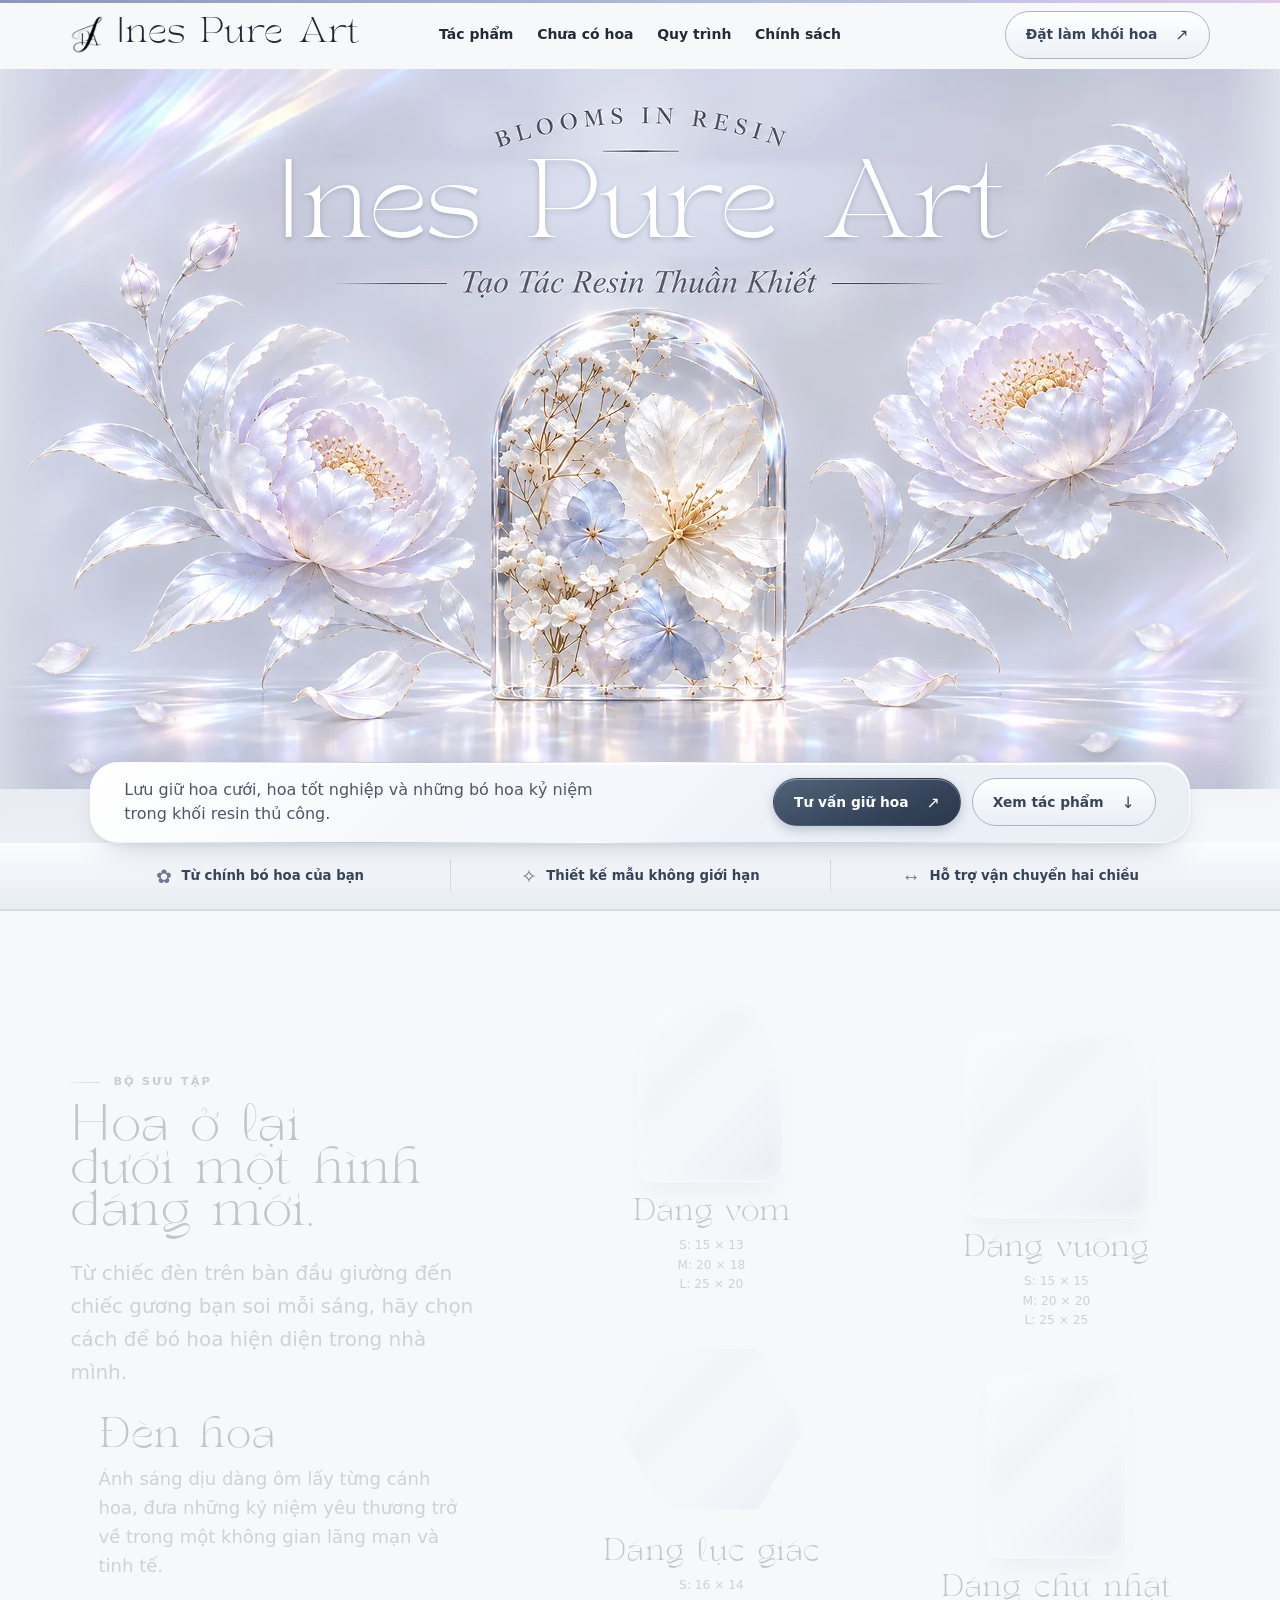
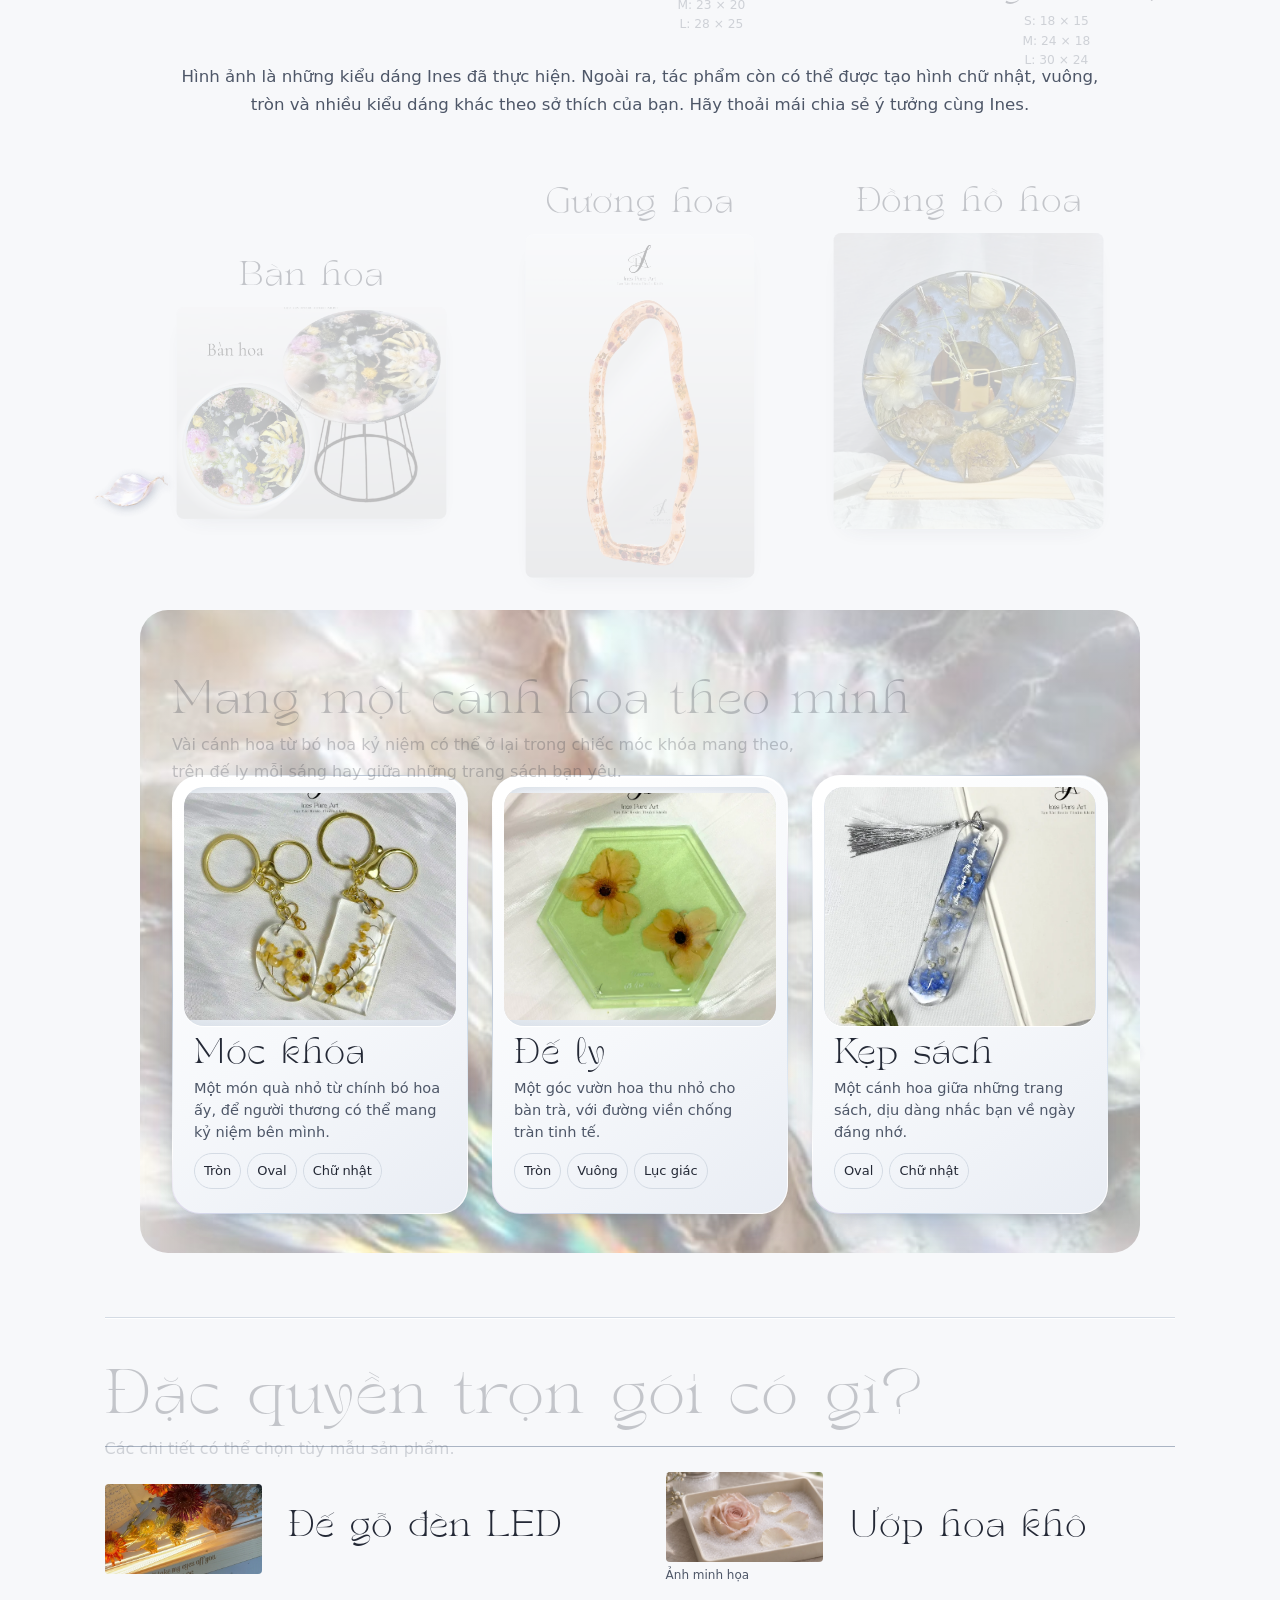
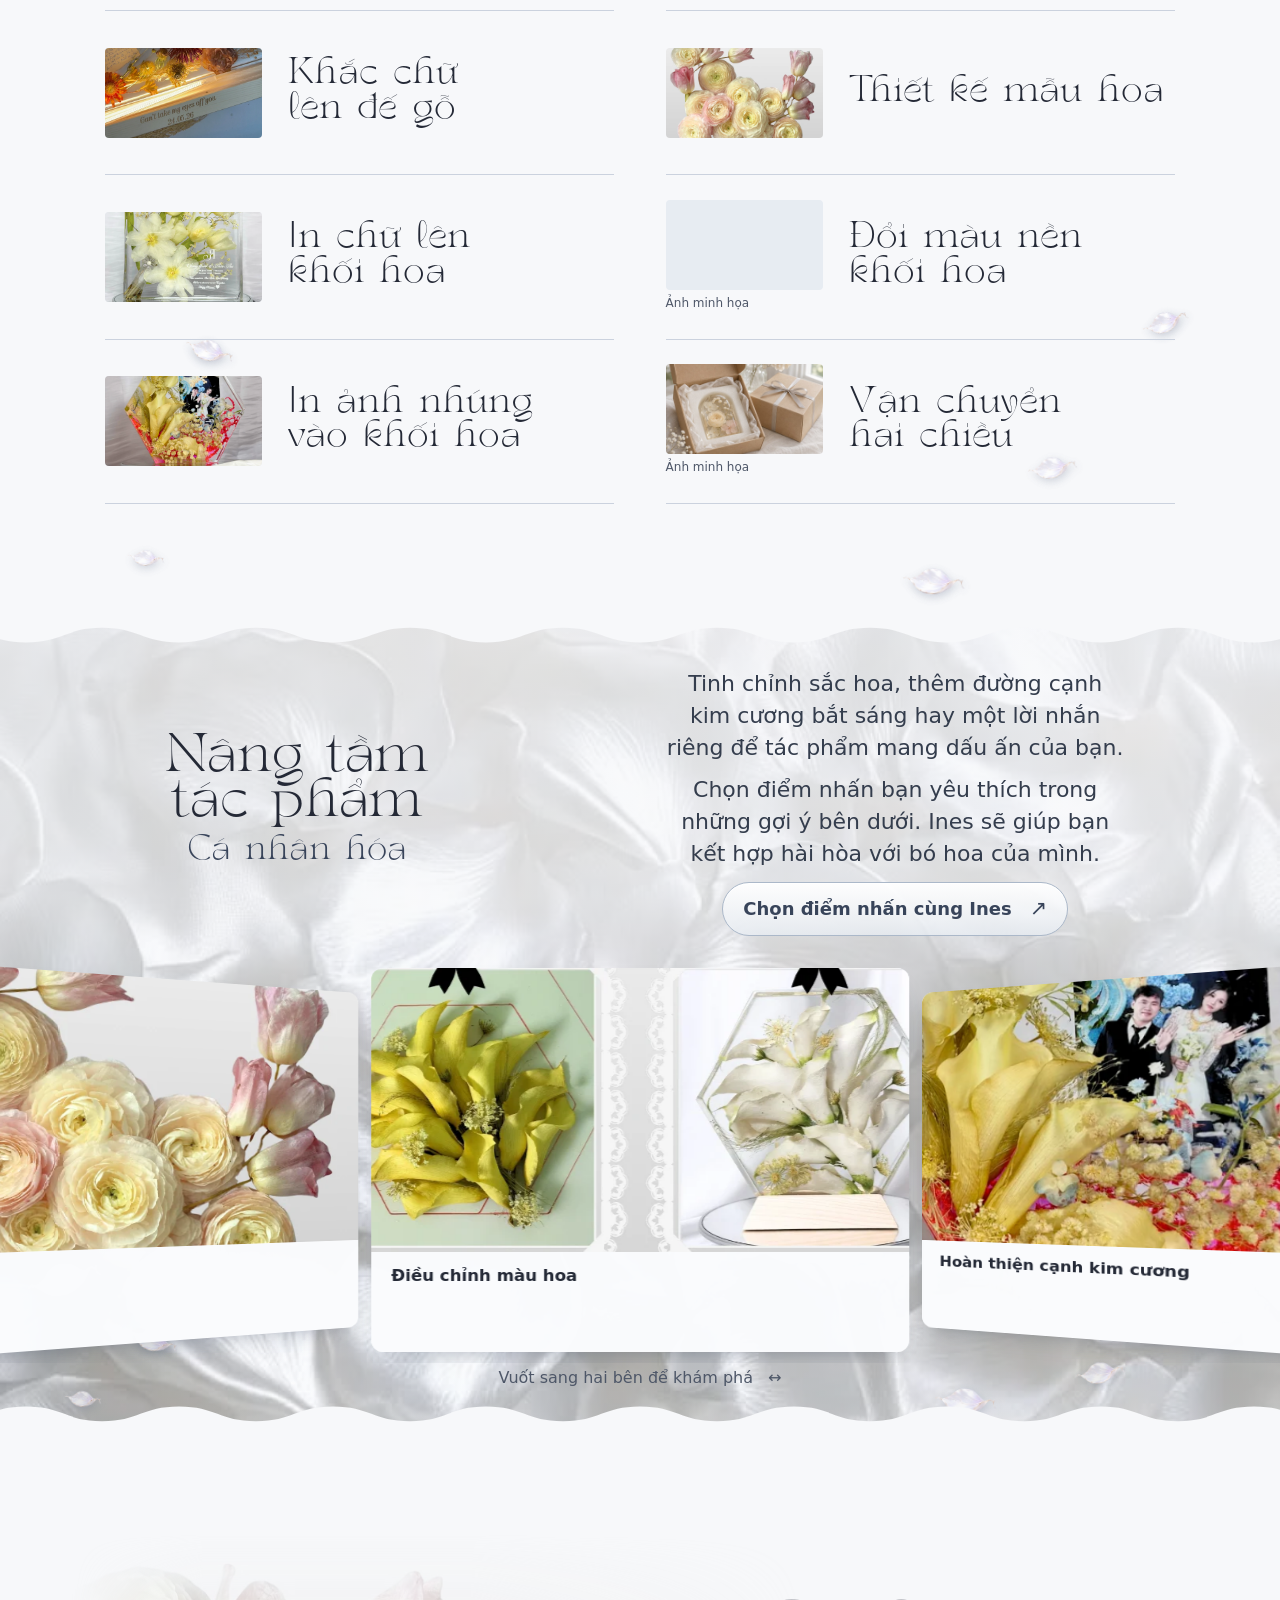
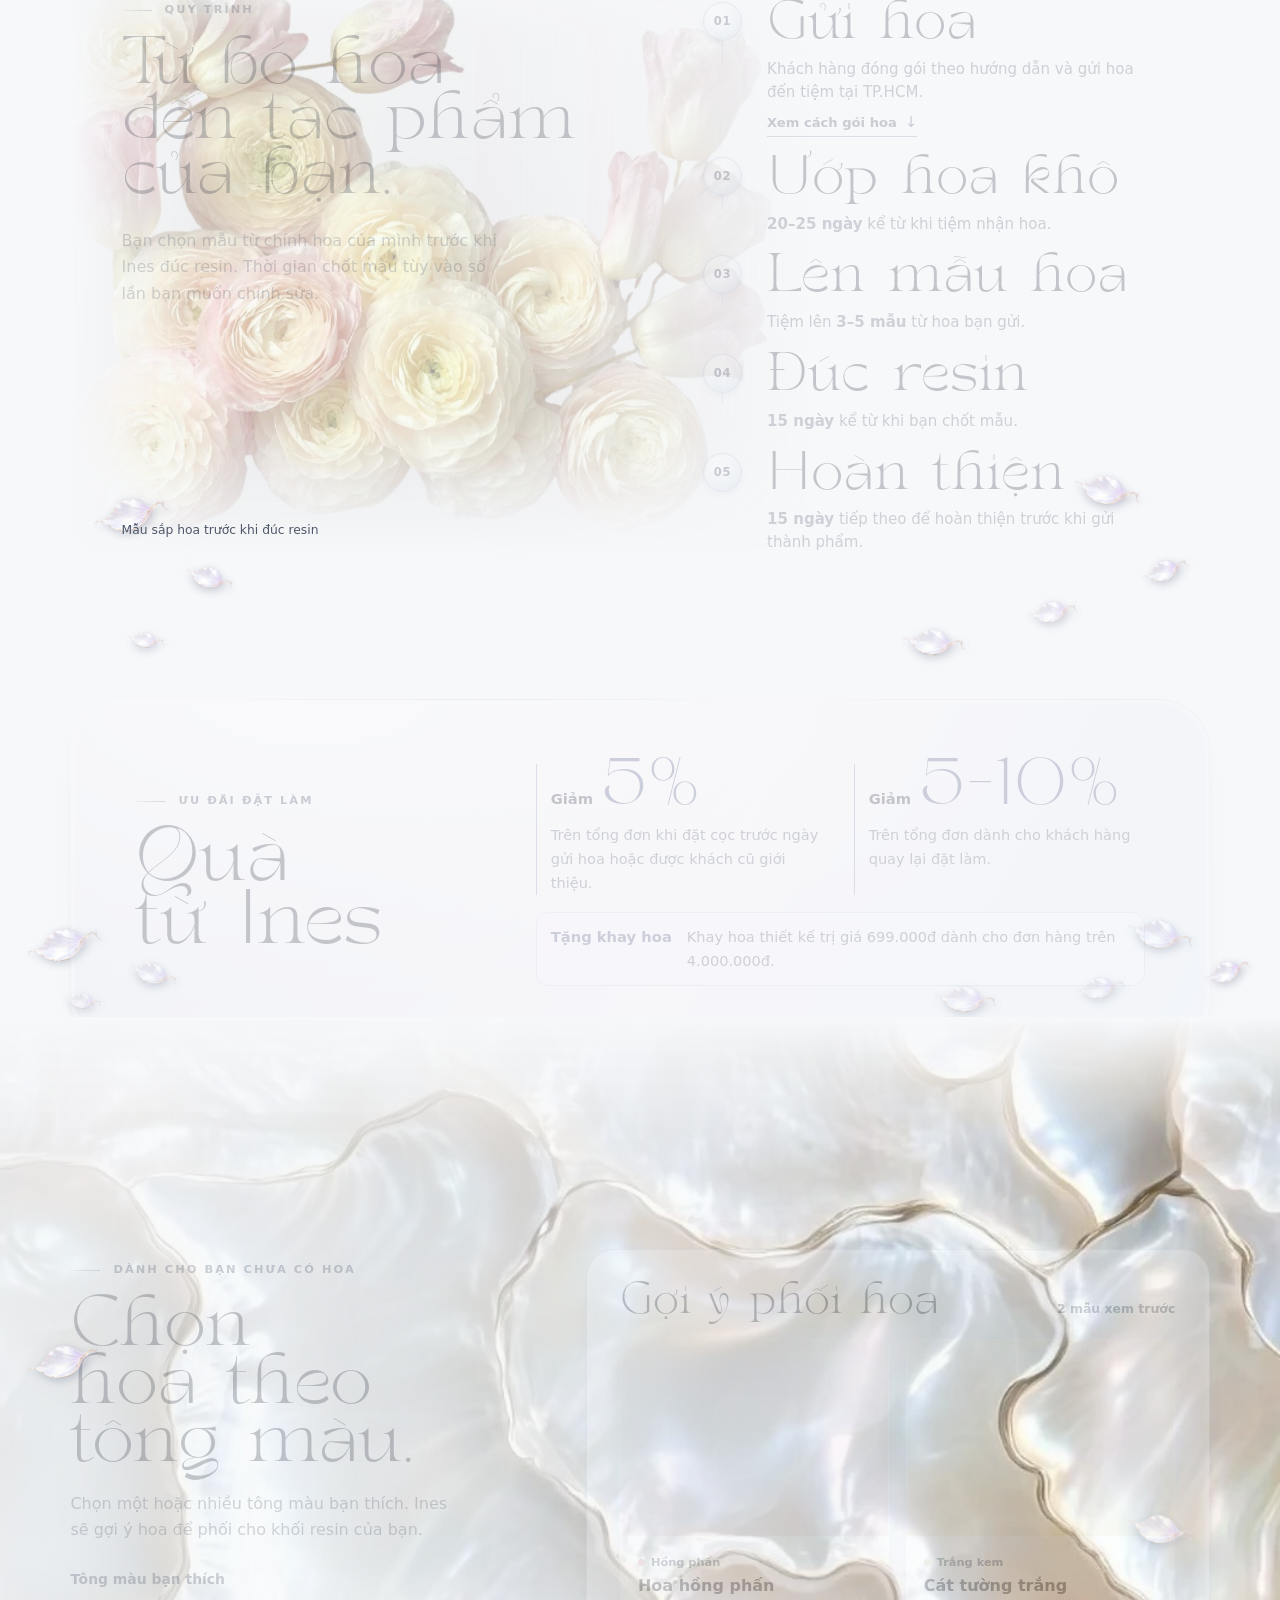
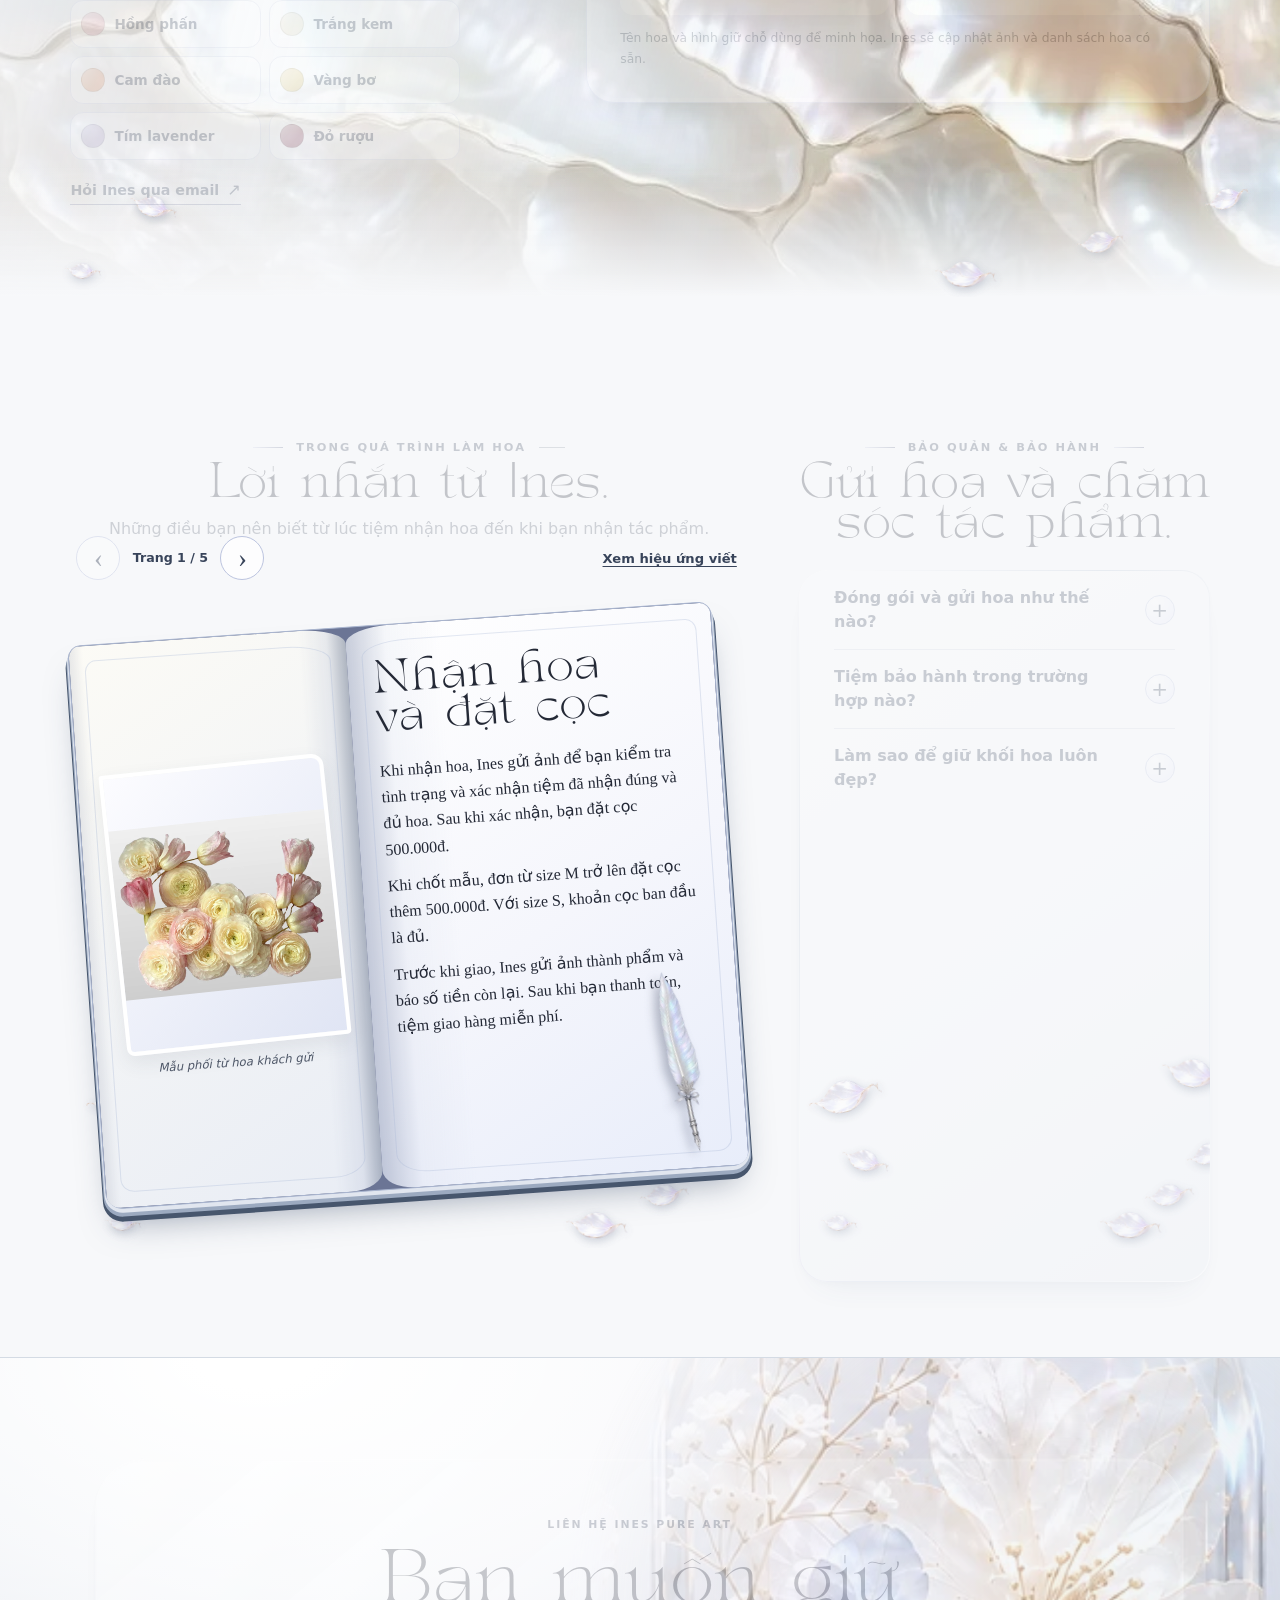
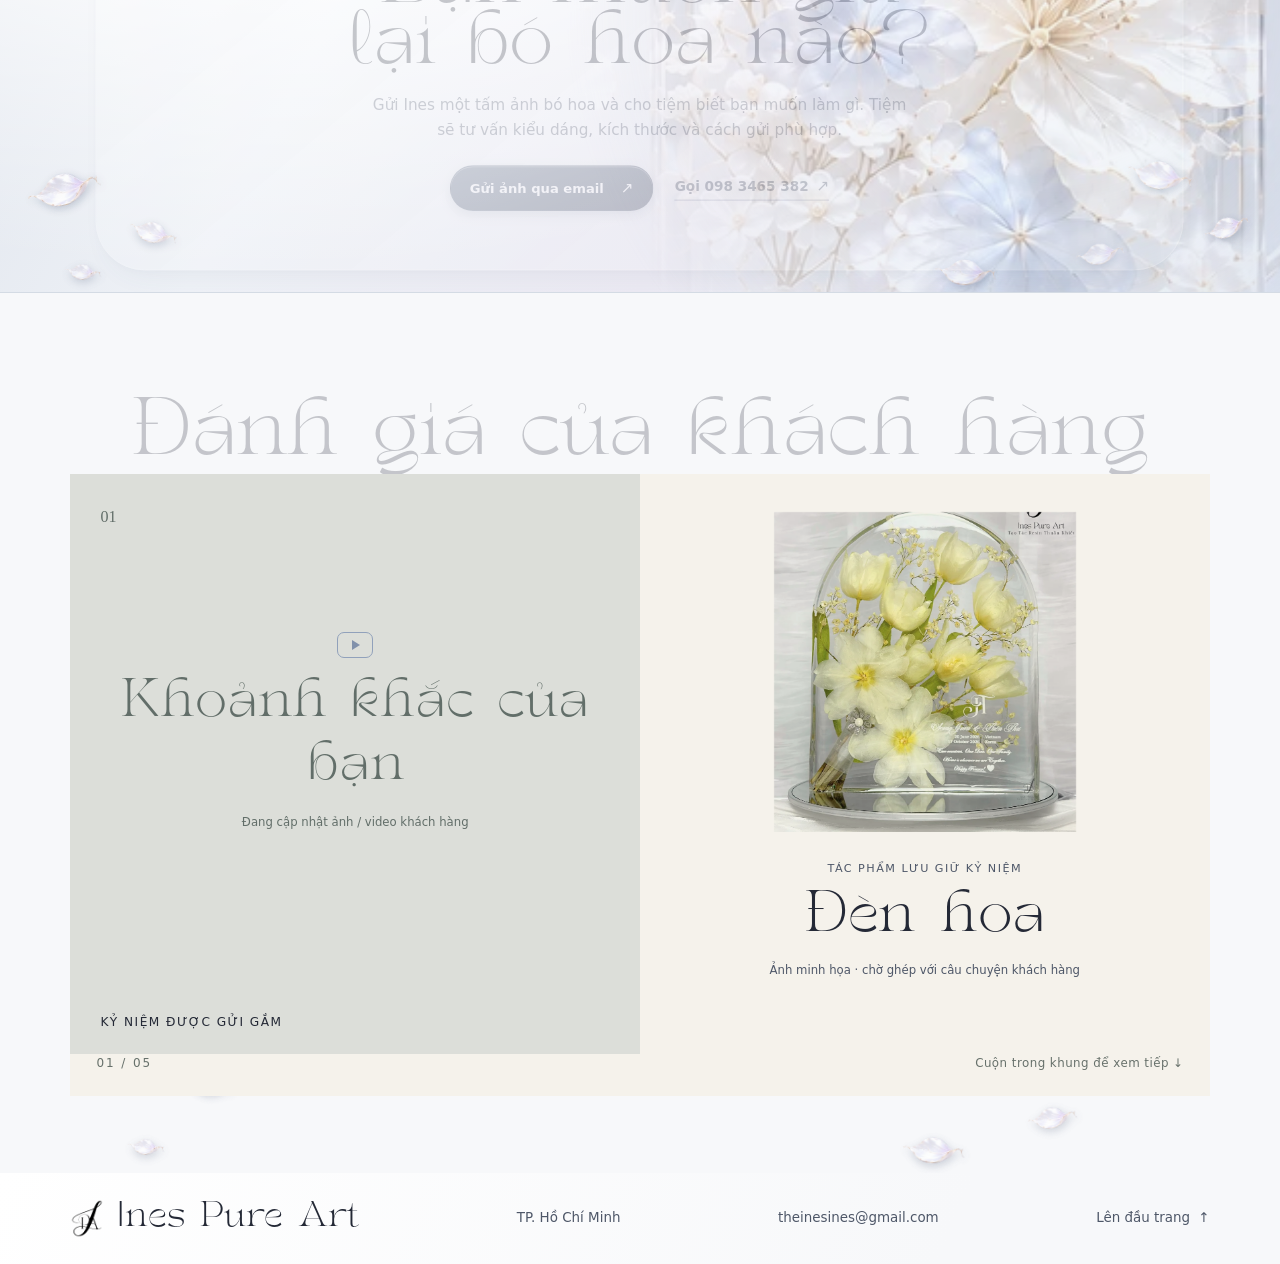
<file: index.html>
<!doctype html>
<html lang="vi">
<head>
  <meta charset="utf-8">
  <meta name="viewport" content="width=device-width, initial-scale=1">
  <meta name="theme-color" content="#f7f8fa">
  <meta name="description" content="Ines Pure Art lưu giữ hoa cưới, hoa tốt nghiệp và những bó hoa kỷ niệm trong khối resin thủ công tại TP.HCM.">
  <meta property="og:title" content="Ines Pure Art - Tạo Tác Resin Thuần Khiết">
  <meta property="og:description" content="Giữ lại bó hoa của một ngày đáng nhớ bằng một tác phẩm resin làm riêng cho bạn.">
  <meta property="og:type" content="website">
  <meta property="og:locale" content="vi_VN">
  <meta property="og:image" content="https://www.inespureart.com/assets/logo-gray-white.png">
  <title>Ines Pure Art - Tạo Tác Resin Thuần Khiết</title>
  <link rel="icon" href="/assets/logo-gray-white.png" type="image/png" sizes="512x512">
  <link rel="icon" href="/assets/icon-48.png" type="image/png" sizes="48x48">
  <link rel="apple-touch-icon" href="/assets/icon-180.png" sizes="180x180">
  <link rel="canonical" href="https://www.inespureart.com/">
  <meta property="og:site_name" content="Ines Pure Art">
  <meta property="og:url" content="https://www.inespureart.com/">
  <meta property="og:image:width" content="512">
  <meta property="og:image:height" content="512">
  <meta property="og:image:alt" content="Logo Ines Pure Art trên nền xám loang trắng">
  <meta name="twitter:card" content="summary">
  <meta name="twitter:title" content="Ines Pure Art - Tạo Tác Resin Thuần Khiết">
  <meta name="twitter:image" content="https://www.inespureart.com/assets/logo-gray-white.png">
  <link rel="preload" href="./assets/tan-twinkle.otf" as="font" type="font/otf" crossorigin>
  <link rel="stylesheet" href="./styles.css?v=77">
  <link rel="stylesheet" href="./notebook.css?v=6">
  <script type="application/ld+json">{"@context": "https://schema.org", "@graph": [{"@type": "WebSite", "@id": "https://www.inespureart.com/#website", "url": "https://www.inespureart.com/", "name": "Ines Pure Art", "alternateName": "Ines Pure Art - Tạo Tác Resin Thuần Khiết"}, {"@type": "Organization", "@id": "https://www.inespureart.com/#organization", "name": "Ines Pure Art", "url": "https://www.inespureart.com/", "logo": "https://www.inespureart.com/assets/logo-gray-white.png"}]}</script>
</head>
<body id="dau-trang">
  <div class="scroll-progress" aria-hidden="true"></div>
  <a class="skip-link" href="#noi-dung">Đến nội dung chính</a>
  <header class="site-header">
    <div class="wrap header-inner">
      <a class="brand" href="./index.html" aria-label="Ines Pure Art, trang chủ">
        <img src="./assets/monogram.png?v=2" width="156" height="180" alt="">
        <span>Ines Pure Art</span>
      </a>
      <nav class="main-nav" aria-label="Điều hướng chính">
        <a href="#tac-pham">Tác phẩm</a>
        <a href="#chon-hoa">Chưa có hoa</a>
        <a href="#quy-trinh">Quy trình</a>
        <a href="#chinh-sach">Chính sách</a>
      </nav>
      <a class="button button-outline header-cta" href="#lien-he"><span>Đặt làm<span class="wide-cta-label"> khối hoa</span></span> <span aria-hidden="true">↗</span></a>
    </div>
  </header>

  <main id="noi-dung">
    <section class="hero" aria-labelledby="hero-title">
      <div class="hero-stage" data-pearl="foreground">
        <div class="hero-brand">
          <p class="eyebrow">Blooms in resin</p>
          <h1 id="hero-title">Ines Pure Art</h1>
          <p class="hero-tagline">Tạo tác resin thuần khiết</p>
        </div>
        <div class="hero-art">
          <picture>
            <source media="(max-width: 600px)" srcset="./assets/hero-xa-cu-800.webp 800w, ./assets/hero-xa-cu-1280.webp?v=2 1280w" sizes="100vw" width="800" height="450">
            <img src="./assets/hero-xa-cu.webp?v=2" srcset="./assets/hero-xa-cu-1280.webp?v=2 1280w, ./assets/hero-xa-cu.webp?v=2 2200w" sizes="min(100vw, 1760px, max(800px, (100svh - 168px) * 1.7778))" width="2200" height="1238" alt="Khối hoa resin dáng vòm giữa những cánh hoa ánh xà cừ" fetchpriority="high">
          </picture>
          <div class="hero-interaction" aria-hidden="true">
            <span class="hero-breeze hero-breeze--left"></span>
            <span class="hero-breeze hero-breeze--right"></span>
            <span class="hero-reflection"></span>
          </div>
        </div>
      </div>
      <div class="wrap hero-dock">
        <p class="hero-description">Lưu giữ hoa cưới, hoa tốt nghiệp và những bó hoa kỷ niệm trong khối resin thủ công.</p>
        <div class="hero-actions">
          <a class="button button-primary" href="#lien-he">Tư vấn giữ hoa <span aria-hidden="true">↗</span></a>
          <a class="button button-outline" href="#tac-pham">Xem tác phẩm <span aria-hidden="true">↓</span></a>
        </div>
      </div>
    </section>

    <div class="keepsake-strip">
      <div class="wrap keepsake-inner">
        <span><i aria-hidden="true">✿</i> Từ chính bó hoa của bạn</span>
        <span><i aria-hidden="true">✧</i> Thiết kế mẫu không giới hạn</span>
        <span><i aria-hidden="true">↔</i> Hỗ trợ vận chuyển hai chiều</span>
      </div>
    </div>

    <section class="section wrap collection" data-pearl id="tac-pham" aria-labelledby="collection-title">
      <div class="collection-showcase">
        <div class="collection-intro" data-reveal>
          <p class="eyebrow with-line">Bộ sưu tập</p>
          <h2 id="collection-title"><span>Hoa ở lại</span> <span>dưới một</span> <span>hình dáng mới.</span></h2>
          <p class="collection-story">Từ chiếc đèn trên bàn đầu giường đến chiếc gương bạn soi mỗi sáng, hãy chọn cách để bó hoa hiện diện trong nhà mình.</p>
          <div class="collection-subheading">
            <h3 id="lamps-title">Đèn hoa</h3>
            <p>Ánh sáng dịu dàng ôm lấy từng cánh hoa, đưa những kỷ niệm yêu thương trở về trong một không gian lãng mạn và tinh tế.</p>
          </div>
        </div>
        <section class="lamp-collection" aria-labelledby="lamps-title">
        <div class="product-grid lamp-grid">
          <article class="product-card" data-reveal="depth">
            <button class="lamp-detail-trigger" type="button" data-lamp="Dáng vòm" aria-label="Xem kích thước và ảnh thực tế dáng vòm">
            <div class="lamp-placeholder" aria-hidden="true"><span class="lamp-shape lamp-shape--arch"></span></div>
            <div class="product-copy"><h4>Dáng vòm</h4><p class="lamp-card-sizes"><span>S: 15 × 13</span><span>M: 20 × 18</span><span>L: 25 × 20</span></p></div>
            </button>
          </article>
          <article class="product-card" data-reveal="depth">
            <button class="lamp-detail-trigger" type="button" data-lamp="Dáng vuông" aria-label="Xem kích thước và ảnh thực tế dáng vuông">
            <div class="lamp-placeholder" aria-hidden="true"><span class="lamp-shape lamp-shape--square"></span></div>
            <div class="product-copy"><h4>Dáng vuông</h4><p class="lamp-card-sizes"><span>S: 15 × 15</span><span>M: 20 × 20</span><span>L: 25 × 25</span></p></div>
            </button>
          </article>
          <article class="product-card" data-reveal="depth">
            <button class="lamp-detail-trigger" type="button" data-lamp="Dáng lục giác" aria-label="Xem kích thước và ảnh thực tế dáng lục giác">
            <div class="lamp-placeholder" aria-hidden="true"><span class="lamp-shape lamp-shape--hex"></span></div>
            <div class="product-copy"><h4>Dáng lục giác</h4><p class="lamp-card-sizes"><span>S: 16 × 14</span><span>M: 23 × 20</span><span>L: 28 × 25</span></p></div>
            </button>
          </article>
          <article class="product-card" data-reveal="depth">
            <button class="lamp-detail-trigger" type="button" data-lamp="Dáng chữ nhật" aria-label="Xem kích thước và ảnh thực tế dáng chữ nhật">
            <div class="lamp-placeholder" aria-hidden="true"><span class="lamp-shape lamp-shape--rectangle"></span></div>
            <div class="product-copy"><h4>Dáng chữ nhật</h4><p class="lamp-card-sizes"><span>S: 18 × 15</span><span>M: 24 × 18</span><span>L: 30 × 24</span></p></div>
            </button>
          </article>
        </div>
        </section>
      </div>

      <p class="collection-gallery-note">Hình ảnh là những kiểu dáng Ines đã thực hiện. Ngoài ra, tác phẩm còn có thể được tạo hình chữ nhật, vuông, tròn và nhiều kiểu dáng khác theo sở thích của bạn. Hãy thoải mái chia sẻ ý tưởng cùng Ines.</p>
      <div class="product-grid collection-row collection-gallery">
        <article class="product-card" data-reveal="depth">
          <div class="product-copy">
            <h3>Bàn hoa</h3>

          </div>
          <img class="product-image image-table" src="./assets/ban-hoa.webp" width="900" height="705" alt="Bàn tròn mặt resin với hoa nhiều màu" loading="lazy">
        </article>
        <article class="product-card" data-reveal="depth">
          <div class="product-copy">
            <h3>Gương hoa</h3>

          </div>
          <img class="product-image image-mirror" src="./assets/guong-hoa-moi.webp" width="900" height="1350" alt="Gương uốn lượn viền hoa tông cam" loading="lazy">
        </article>
        <article class="product-card" data-reveal="depth">
          <div class="product-copy">
            <h3>Đồng hồ hoa</h3>

          </div>
          <img class="product-image image-clock" src="./assets/dong-ho-hoa.webp" width="821" height="900" alt="Đồng hồ resin tròn với hoa xanh và vàng" loading="lazy">
        </article>
      </div>

      <section class="small-collection collection-row" id="mon-nho" aria-labelledby="small-products-title">
        <div class="collection-subheading" data-reveal>
          <h3 id="small-products-title">Mang một cánh hoa theo mình</h3>
          <p>Vài cánh hoa từ bó hoa kỷ niệm có thể ở lại trong chiếc móc khóa mang theo, trên đế ly mỗi sáng hay giữa những trang sách bạn yêu.</p>
        </div>
        <div class="product-grid">
          <article class="product-card">
            <div class="small-preview">
              <img class="product-image" src="./assets/moc-khoa.webp" width="680" height="566" alt="Móc khóa resin hoa trắng" loading="lazy">
              <div class="small-preview-placeholder" hidden>
                <span class="small-preview-shape" aria-hidden="true"></span>
                <span>Ảnh đang cập nhật</span>
              </div>
            </div>
            <div class="product-copy">
              <h4>Móc khóa</h4>
              <p>Một món quà nhỏ từ chính bó hoa ấy, để người thương có thể mang kỷ niệm bên mình.</p>
              <ul class="small-shapes" aria-label="Kiểu dáng móc khóa"><li><button type="button" data-shape="round" aria-pressed="false">Tròn</button></li><li><button type="button" data-shape="oval" data-src="./assets/moc-khoa.webp" aria-pressed="false">Oval</button></li><li><button type="button" data-shape="rect" data-src="./assets/moc-khoa.webp" aria-pressed="false">Chữ nhật</button></li></ul>
              <span class="small-preview-status" role="status"></span>
            </div>
          </article>
          <article class="product-card">
            <div class="small-preview">
              <img class="product-image" src="./assets/de-ly.webp" width="680" height="568" alt="Đế ly resin lục giác màu xanh" loading="lazy">
              <div class="small-preview-placeholder" hidden>
                <span class="small-preview-shape" aria-hidden="true"></span>
                <span>Ảnh đang cập nhật</span>
              </div>
            </div>
            <div class="product-copy">
              <h4>Đế ly</h4>
              <p>Một góc vườn hoa thu nhỏ cho bàn trà, với đường viền chống tràn tinh tế.</p>
              <ul class="small-shapes" aria-label="Kiểu dáng đế ly"><li><button type="button" data-shape="round" aria-pressed="false">Tròn</button></li><li><button type="button" data-shape="square" aria-pressed="false">Vuông</button></li><li><button type="button" data-shape="hex" data-src="./assets/de-ly.webp" aria-pressed="false">Lục giác</button></li></ul>
              <span class="small-preview-status" role="status"></span>
            </div>
          </article>
          <article class="product-card">
            <div class="small-preview">
              <img class="product-image" src="./assets/kep-sach.webp" width="680" height="601" alt="Kẹp sách resin với hoa xanh" loading="lazy">
              <div class="small-preview-placeholder" hidden>
                <span class="small-preview-shape" aria-hidden="true"></span>
                <span>Ảnh đang cập nhật</span>
              </div>
            </div>
            <div class="product-copy">
              <h4>Kẹp sách</h4>
              <p>Một cánh hoa giữa những trang sách, dịu dàng nhắc bạn về ngày đáng nhớ.</p>
              <ul class="small-shapes" aria-label="Kiểu dáng kẹp sách"><li><button type="button" data-shape="oval" aria-pressed="false">Oval</button></li><li><button type="button" data-shape="rect" data-src="./assets/kep-sach.webp" aria-pressed="false">Chữ nhật</button></li></ul>
              <span class="small-preview-status" role="status"></span>
            </div>
          </article>
        </div>
      </section>
      <section class="included-perks collection-row" id="dac-quyen-tron-goi" aria-labelledby="personal-included">
        <header class="collection-subheading" data-reveal>
          <h3 id="personal-included">Đặc quyền trọn gói có gì?</h3>
          <p>Các chi tiết có thể chọn tùy mẫu sản phẩm.</p>
        </header>
        <ul class="perks-list" role="list">
          <li class="perk-row">
            <figure class="perk-visual"><img class="perk-light" src="./assets/khac-ten.webp" alt="Đèn LED sáng dọc đế gỗ" width="720" height="480" loading="lazy" decoding="async"></figure>
            <h4 class="perk-title">Đế gỗ đèn LED</h4>
          </li>
          <li class="perk-row">
            <figure class="perk-visual"><img class="perk-engraving" src="./assets/khac-ten.webp" alt="Dòng chữ kỷ niệm khắc trên đế gỗ" width="720" height="480" loading="lazy" decoding="async"></figure>
            <h4 class="perk-title">Khắc chữ lên đế gỗ</h4>
          </li>
          <li class="perk-row">
            <figure class="perk-visual"><img class="perk-lettering" src="./assets/den-hoa.webp" alt="Chữ in trên mặt khối hoa resin" width="720" height="480" loading="lazy" decoding="async"></figure>
            <h4 class="perk-title">In chữ lên khối hoa</h4>
          </li>
          <li class="perk-row">
            <figure class="perk-visual"><img class="perk-photo" src="./assets/ca-nhan-hoa.webp" alt="Ảnh cưới được nhúng vào khối hoa" width="720" height="480" loading="lazy" decoding="async"></figure>
            <h4 class="perk-title">In ảnh nhúng vào khối hoa</h4>
          </li>
          <li class="perk-row">
            <figure class="perk-visual"><img class="" src="./assets/minh-hoa-uop-hoa.jpg" alt="Minh họa hoa được ướp khô trong hạt hút ẩm" width="720" height="480" loading="lazy" decoding="async"><figcaption>Ảnh minh họa</figcaption></figure>
            <h4 class="perk-title">Ướp hoa khô</h4>
          </li>
          <li class="perk-row">
            <figure class="perk-visual"><img class="" src="./assets/mau-sap-hoa.webp" alt="Mẫu sắp hoa từ hoa khách gửi" width="720" height="480" loading="lazy" decoding="async"></figure>
            <h4 class="perk-title">Thiết kế mẫu hoa</h4>
          </li>
          <li class="perk-row">
            <figure class="perk-visual"><img class="" src="./assets/minh-hoa-mau-nen.jpg" alt="Minh họa ba màu nền khác nhau cho khối hoa resin" width="720" height="480" loading="lazy" decoding="async"><figcaption>Ảnh minh họa</figcaption></figure>
            <h4 class="perk-title">Đổi màu nền khối hoa</h4>
          </li>
          <li class="perk-row">
            <figure class="perk-visual"><img class="" src="./assets/minh-hoa-van-chuyen.jpg" alt="Minh họa khối hoa được đóng gói bảo vệ trong hộp" width="720" height="480" loading="lazy" decoding="async"><figcaption>Ảnh minh họa</figcaption></figure>
            <h4 class="perk-title">Vận chuyển hai chiều</h4>
          </li>
        </ul>
      </section>
    </section>

    <section class="make-it-yours" data-pearl id="ca-nhan-hoa" aria-labelledby="personal-title">
      <div class="personal-background personal-background--still" aria-hidden="true">
        <img src="./assets/nen-nang-tam-canh-hoa.webp" alt="" width="810" height="1440" loading="lazy" decoding="async">
      </div>
      <div class="wrap personal-banner">
        <header class="personal-heading">
          <div class="personal-title-line">
            <h2 id="personal-title"><span>Nâng tầm</span> <span>tác phẩm</span></h2>
            <p class="personal-focus">Cá nhân hóa</p>
          </div>
          <div class="personal-description">
            <p>Tinh chỉnh sắc hoa, thêm đường cạnh kim cương bắt sáng hay một lời nhắn riêng để tác phẩm mang dấu ấn của bạn.</p>
            <p>Chọn điểm nhấn bạn yêu thích trong những gợi ý bên dưới. Ines sẽ giúp bạn kết hợp hài hòa với bó hoa của mình.</p>
          </div>
          <a class="button button-outline" href="#lien-he">Chọn điểm nhấn cùng Ines <span aria-hidden="true">↗</span></a>
        </header>
        <ul class="personal-options personal-carousel" role="list" tabindex="0" aria-label="Các tùy chọn cá nhân hóa. Nhấn giữ kéo ngang hoặc dùng phím mũi tên để xem.">
          <li>
            <figure>
              <div class="personal-media"><img src="./assets/so-tay-mau-hoa.webp" width="820" height="358" alt="Hoa calla và sản phẩm sau khi điều chỉnh màu" loading="lazy"></div>
              <figcaption><span class="personal-caption-title">Điều chỉnh màu hoa</span><span class="personal-caption-detail"><!-- Thêm nội dung chú thích tại đây sau. --></span></figcaption>
            </figure>
          </li>
          <li>
            <figure>
              <div class="personal-media"><img class="personal-image--edge" src="./assets/ca-nhan-hoa.webp" width="847" height="940" alt="Cận cảnh các cạnh của khối resin lục giác" loading="lazy"></div>
              <figcaption><span class="personal-caption-title">Hoàn thiện cạnh kim cương</span><span class="personal-caption-detail"><!-- Thêm nội dung chú thích tại đây sau. --></span></figcaption>
            </figure>
          </li>
          <li>
            <figure>
              <div class="personal-media"><img class="personal-image--design" src="./assets/den-hoa.webp" width="898" height="950" alt="Mẫu chữ trang trí trên khối hoa" loading="lazy"></div>
              <figcaption><span class="personal-caption-title">Thiết kế mẫu chữ in và khắc laser</span><span class="personal-caption-detail">Hai mẫu đầu được thiết kế miễn phí. Từ mẫu thứ 3 đến mẫu thứ 5, áp dụng cùng một mức phí thiết kế.</span></figcaption>
            </figure>
          </li>
          <li>
            <figure>
              <div class="personal-media"><img src="./assets/mau-sap-hoa.webp" width="820" height="644" alt="Các loại hoa được sắp trong một mẫu phối" loading="lazy"></div>
              <figcaption><span class="personal-caption-title">Bổ sung hoa</span><span class="personal-caption-detail"><!-- Thêm nội dung chú thích tại đây sau. --></span></figcaption>
            </figure>
          </li>
        </ul>
        <p class="personal-drag-hint">Vuốt sang hai bên để khám phá <span aria-hidden="true">↔</span></p>
      </div>
    </section>

    <section class="section wrap process" data-pearl aria-labelledby="process-title">
      <div class="process-composition" id="quy-trinh">
        <figure class="process-photo">
          <img src="./assets/mau-sap-hoa.webp" width="820" height="644" alt="Mẫu sắp hoa tông kem và hồng trước khi đúc resin" loading="lazy">
        </figure>
        <p class="process-photo-caption">Mẫu sắp hoa trước khi đúc resin</p>
        <div class="process-intro" data-reveal>
          <p class="eyebrow with-line">Quy trình</p>
          <h2 id="process-title">Từ bó hoa đến tác phẩm của bạn.</h2>
          <p>Bạn chọn mẫu từ chính hoa của mình trước khi Ines đúc resin. Thời gian chốt mẫu tùy vào số lần bạn muốn chỉnh sửa.</p>
        </div>
        <ol class="steps">
          <li data-reveal>
            <span class="step-number" aria-hidden="true">01</span>
            <h3>Gửi hoa</h3>
            <p>Khách hàng đóng gói theo hướng dẫn và gửi hoa đến tiệm tại TP.HCM.</p>
            <a class="text-link" href="#dong-goi">Xem cách gói hoa <span aria-hidden="true">↓</span></a>
          </li>
          <li data-reveal>
            <span class="step-number" aria-hidden="true">02</span>
            <h3>Ướp hoa khô</h3>
            <p><strong>20–25 ngày</strong> kể từ khi tiệm nhận hoa.</p>
          </li>
          <li data-reveal>
            <span class="step-number" aria-hidden="true">03</span>
            <h3>Lên mẫu hoa</h3>
            <p>Tiệm lên <strong>3–5 mẫu</strong> từ hoa bạn gửi.</p>
          </li>
          <li data-reveal>
            <span class="step-number" aria-hidden="true">04</span>
            <h3>Đúc resin</h3>
            <p><strong>15 ngày</strong> kể từ khi bạn chốt mẫu.</p>
          </li>
          <li data-reveal>
            <span class="step-number" aria-hidden="true">05</span>
            <h3>Hoàn thiện</h3>
            <p><strong>15 ngày</strong> tiếp theo để hoàn thiện trước khi gửi thành phẩm.</p>
          </li>
        </ol>
      </div>
    </section>

    <section class="offers" data-pearl aria-labelledby="offers-title">
      <div class="wrap offers-inner" data-reveal="sheen">
        <div>
          <p class="eyebrow with-line">Ưu đãi đặt làm</p>
          <h2 id="offers-title">Quà từ Ines</h2>
        </div>
        <dl class="offer-list">
          <div><dt>Giảm <strong>5%</strong></dt><dd>Trên tổng đơn khi đặt cọc trước ngày gửi hoa hoặc được khách cũ giới thiệu.</dd></div>
          <div><dt>Giảm <strong>5–10%</strong></dt><dd>Trên tổng đơn dành cho khách hàng quay lại đặt làm.</dd></div>
          <div class="offer-gift"><dt>Tặng khay hoa</dt><dd>Khay hoa thiết kế trị giá 699.000đ dành cho đơn hàng trên 4.000.000đ.</dd></div>
        </dl>
      </div>
    </section>

    <section class="section flower-picker-section" data-pearl id="chon-hoa" aria-labelledby="flower-title">
      <div class="wrap flower-picker">
        <div class="flower-picker-copy" data-reveal>
          <p class="eyebrow with-line">Dành cho bạn chưa có hoa</p>
          <h2 id="flower-title">Chọn hoa theo tông màu.</h2>
          <p class="flower-picker-description">Chọn một hoặc nhiều tông màu bạn thích. Ines sẽ gợi ý hoa để phối cho khối resin của bạn.</p>
          <fieldset class="flower-controls" hidden>
            <legend>Tông màu bạn thích</legend>
            <div class="flower-options"></div>
          </fieldset>
          <div class="flower-picker-actions">
            <a class="text-link flower-inquiry" href="#lien-he"><span class="flower-inquiry-label">Hỏi Ines về hoa</span> <span aria-hidden="true">↗</span></a>
            <button class="flower-clear" type="button" disabled>Bỏ chọn tất cả</button>
          </div>
        </div>

        <div class="flower-panel" data-reveal="sheen">
          <div class="flower-panel-heading">
            <h3>Gợi ý phối hoa</h3>
            <p class="flower-status" role="status"></p>
          </div>
          <ul class="flower-results" aria-label="Hoa theo tông màu"></ul>
          <p class="flower-empty" hidden>Ines đang cập nhật hoa cho tông màu bạn chọn.</p>
          <p class="flower-preview-note">Tên hoa và hình giữ chỗ dùng để minh họa. Ines sẽ cập nhật ảnh và danh sách hoa có sẵn.</p>
        </div>

        <template id="flower-option-template">
          <label class="flower-option">
            <input type="checkbox" name="flower-tone">
            <span class="flower-option-body">
              <span class="flower-swatch" aria-hidden="true"></span>
              <span class="flower-option-name"></span>
            </span>
          </label>
        </template>

        <template id="flower-card-template">
          <li class="flower-card">
            <div class="flower-card-image">
              <img width="480" height="360" loading="lazy" alt="">
              <span class="flower-image-placeholder" aria-hidden="true"></span>
            </div>
            <div class="flower-card-copy">
              <p class="flower-card-tone"></p>
              <h4 class="flower-card-name"></h4>
            </div>
          </li>
        </template>
      </div>
    </section>

    <section class="section wrap customer-guide" aria-labelledby="notebook-title policies-title">
      <section class="notebook" data-pearl id="loi-nhan" aria-labelledby="notebook-title">
        <header class="notebook-heading" data-reveal>
          <p class="eyebrow with-line">Trong quá trình làm hoa</p>
          <h2 id="notebook-title">Lời nhắn từ Ines.</h2>
          <p>Những điều bạn nên biết từ lúc tiệm nhận hoa đến khi bạn nhận tác phẩm.</p>
        </header>

        <div class="notebook-shell">
          <div class="notebook-toolbar" hidden>
            <div class="notebook-pagination" aria-label="Lật trang sổ">
              <button class="notebook-previous" type="button" aria-label="Trang trước" aria-controls="notebook-book"><span aria-hidden="true">‹</span></button>
              <p class="notebook-count" role="status"></p>
              <button class="notebook-next" type="button" aria-label="Trang sau" aria-controls="notebook-book"><span aria-hidden="true">›</span></button>
            </div>
            <button class="notebook-writing-toggle" type="button">Xem hiệu ứng viết</button>
          </div>

          <div class="notebook-book" id="notebook-book">
            <article class="notebook-spread" aria-labelledby="notebook-receiving">
              <figure class="notebook-figure">
                <img src="./assets/mau-sap-hoa.webp" width="820" height="644" alt="Mẫu phối từ hoa khách gửi, gồm hoa tông kem và hồng" loading="lazy">
                <figcaption>Mẫu phối từ hoa khách gửi</figcaption>
              </figure>
              <div class="notebook-notes">
                <h3 id="notebook-receiving">Nhận hoa và đặt cọc</h3>
                <div class="notebook-ink">
                  <p>Khi nhận hoa, Ines gửi ảnh để bạn kiểm tra tình trạng và xác nhận tiệm đã nhận đúng và đủ hoa. Sau khi xác nhận, bạn đặt cọc 500.000đ.</p>
                  <p>Khi chốt mẫu, đơn từ size M trở lên đặt cọc thêm 500.000đ. Với size S, khoản cọc ban đầu là đủ.</p>
                  <p>Trước khi giao, Ines gửi ảnh thành phẩm và báo số tiền còn lại. Sau khi bạn thanh toán, tiệm giao hàng miễn phí.</p>
                </div>
              </div>
            </article>

            <article class="notebook-spread" aria-labelledby="notebook-timing">
              <figure class="notebook-figure">
                <img src="./assets/den-hoa.webp" width="898" height="950" alt="Khối hoa resin dáng vòm được làm thủ công" loading="lazy">
                <figcaption>Khối hoa dáng vòm của Ines</figcaption>
              </figure>
              <div class="notebook-notes">
                <h3 id="notebook-timing">Kích thước và thời gian</h3>
                <div class="notebook-ink">
                  <p>Mỗi khối hoa được tạo tác thủ công. Kích thước thực tế có thể chênh lệch khoảng 1–3 cm so với số đo tham khảo.</p>
                  <p>Thời gian hoàn thiện thường dao động từ 45 đến 50 ngày. Ines có thể chế tác nhiều tác phẩm cùng lúc.</p>
                </div>
              </div>
            </article>

            <article class="notebook-spread" aria-labelledby="notebook-color">
              <figure class="notebook-figure notebook-figure-wide">
                <img src="./assets/so-tay-mau-hoa.webp" width="820" height="358" alt="Mẫu hoa calla ngả vàng và đèn hoa sau khi điều chỉnh màu" loading="lazy">
                <figcaption>Hoa khi lên mẫu và sau khi điều chỉnh màu</figcaption>
              </figure>
              <div class="notebook-notes">
                <h3 id="notebook-color">Màu hoa sau khi ướp</h3>
                <div class="notebook-ink">
                  <p>Sau khi ướp khô và đúc resin, màu hoa có thể thay đổi. Calla, sen, tulip và hồng môn thường ngả vàng hoặc nâu.</p>
                  <p>Để giữ sắc gần với hoa tươi, bạn nên gửi hoa sớm, tốt nhất ngay trong ngày. Nếu màu thay đổi nhiều, bạn có thể chọn dịch vụ điều chỉnh màu để sắc hoa gần với bó hoa ban đầu hơn.</p>
                </div>
              </div>
            </article>

            <article class="notebook-spread" aria-labelledby="notebook-resin">
              <figure class="notebook-figure">
                <img src="./assets/den-hoa-hero.webp" srcset="./assets/den-hoa-hero-small.webp 578w, ./assets/den-hoa-hero.webp 1118w" sizes="(max-width: 675px) 85vw, 40vw" width="1118" height="1470" alt="Cận cảnh cánh hoa nằm trong khối resin dáng vòm" loading="lazy">
                <figcaption>Chi tiết cánh hoa trong thành phẩm</figcaption>
              </figure>
              <div class="notebook-notes">
                <h3 id="notebook-resin">Bọt khí và vị trí cánh hoa</h3>
                <div class="notebook-ink">
                  <p>Thân hoa khô có thể rỗng tự nhiên, khiến vài bọt khí xuất hiện khi resin đông cứng. Ines xử lý tối đa để giữ khối hoa trong nhất có thể.</p>
                  <p>Hoa có thể xê dịch nhẹ trong lúc resin đông cứng. Nhiệt độ và thời tiết cũng ảnh hưởng đến quá trình này. Ines theo dõi để cân đối bố cục thành phẩm.</p>
                </div>
              </div>
            </article>

            <article class="notebook-spread" aria-labelledby="notebook-support">
              <figure class="notebook-figure">
                <img src="./assets/so-tay-thanh-pham.webp" width="620" height="783" alt="Khối hoa resin hoàn thiện đặt trên đế gỗ" loading="lazy">
                <figcaption>Khối hoa hoàn thiện trước khi giao</figcaption>
              </figure>
              <div class="notebook-notes">
                <h3 id="notebook-support">Hỗ trợ sau khi nhận hàng</h3>
                <div class="notebook-ink">
                  <p>Ines bảo hành miễn phí cho hư hại do vận chuyển và hỗ trợ phí vận chuyển một chiều đối với đơn bảo hành.</p>
                  <p>Nếu tác phẩm gặp sự cố trong quá trình sử dụng, tiệm sẽ tư vấn cách khắc phục và báo chi phí theo mức độ hư hại.</p>
                </div>
                <a class="text-link notebook-policy-link" href="#chinh-sach">Xem chính sách bảo hành <span aria-hidden="true">↓</span></a>
              </div>
            </article>

            <img class="notebook-pen" src="./assets/but-long-vu-xa-cu.webp" width="384" height="576" alt="" aria-hidden="true" loading="lazy" hidden>
          </div>
        </div>
      </section>

      <section class="policies" data-pearl id="chinh-sach" aria-labelledby="policies-title">
        <div data-reveal>
          <p class="eyebrow with-line">Bảo quản &amp; bảo hành</p>
          <h2 id="policies-title">Gửi hoa và chăm sóc tác phẩm.</h2>
        </div>
        <div class="accordion" data-reveal>
          <details id="dong-goi">
            <summary>Đóng gói và gửi hoa như thế nào?</summary>
            <div class="answer">
              <p>Giữ ẩm gốc hoa, bọc nhẹ phần cánh và cố định bó hoa đứng thẳng. Chọn hướng dẫn theo nơi bạn gửi:</p>
              <div class="guide-links">
                <a class="text-link" href="./assets/gui-hoa-tphcm.webp" target="_blank" rel="noopener">Gửi nội thành TP.HCM <span aria-hidden="true">↗</span></a>
                <a class="text-link" href="./assets/gui-hoa-tinh.webp" target="_blank" rel="noopener">Gửi từ tỉnh khác <span aria-hidden="true">↗</span></a>
              </div>
              <p>Hãy liên hệ Ines để lấy địa chỉ nhận hoa trước khi gửi.</p>
            </div>
          </details>
          <details>
            <summary>Tiệm bảo hành trong trường hợp nào?</summary>
            <div class="answer">
              <p>Ines bảo hành miễn phí với lỗi sản xuất hoặc hư hại khi vận chuyển nếu bạn có ảnh hoặc video lúc khui hàng. Tiệm hỗ trợ phí vận chuyển một chiều đối với đơn bảo hành.</p>
              <p>Phụ kiện như đế gỗ, đèn LED, dây đèn và dây móc khóa nằm ngoài phạm vi bảo hành. Nếu tác phẩm bị hư hại trong quá trình sử dụng, tiệm sẽ trao đổi phương án và chi phí sửa chữa theo tình trạng thực tế.</p>
            </div>
          </details>
          <details>
            <summary>Làm sao để giữ khối hoa luôn đẹp?</summary>
            <div class="answer">
              <p>Đặt khối hoa ở nơi khô thoáng, tránh nắng trực tiếp, nguồn nhiệt cao và va đập mạnh. Khi cần vệ sinh, lau nhẹ bằng khăn mềm, sạch.</p>
            </div>
          </details>
        </div>
      </section>
    </section>

    <section class="contact" data-pearl id="lien-he" aria-labelledby="contact-title">
      <div class="wrap contact-inner" data-reveal="depth">
        <div>
          <p class="eyebrow with-line">Liên hệ Ines Pure Art</p>
          <h2 id="contact-title">Bạn muốn giữ lại bó hoa nào?</h2>
          <p>Gửi Ines một tấm ảnh bó hoa và cho tiệm biết bạn muốn làm gì. Tiệm sẽ tư vấn kiểu dáng, kích thước và cách gửi phù hợp.</p>
        </div>
        <div class="contact-actions">
          <a class="button button-primary" href="mailto:theinesines@gmail.com?subject=T%C6%B0%20v%E1%BA%A5n%20kh%E1%BB%91i%20hoa%20resin">Gửi ảnh qua email <span aria-hidden="true">↗</span></a>
          <a class="text-link" href="tel:+84983465382">Gọi 098 3465 382 <span aria-hidden="true">↗</span></a>
        </div>
      </div>
    </section>
    <section class="section wrap customer-reviews" id="danh-gia" aria-labelledby="reviews-title" data-pearl>
      <header class="reviews-heading" data-reveal>
        <h2 id="reviews-title">Đánh giá của khách hàng</h2>
      </header>
      <div class="review-slider" role="region" aria-roledescription="bộ trình chiếu" aria-label="Khoảnh khắc và tác phẩm" tabindex="0">
        <div class="review-slides">
          <article class="review-slide" aria-label="1 / 5">
            <figure class="review-customer">
              <!-- Thay ô chờ bằng ảnh khách hàng hoặc video có controls, preload="metadata". -->
              <div class="review-awaiting"><span class="review-ordinal">01</span><span class="review-video-icon" aria-hidden="true"></span><p>Khoảnh khắc của bạn</p><small>Đang cập nhật ảnh / video khách hàng</small></div>
              <figcaption>Kỷ niệm được gửi gắm</figcaption>
            </figure>
            <figure class="review-product">
              <img src="./assets/den-hoa.webp" alt="Đèn hoa — ảnh minh họa tác phẩm" loading="lazy">
              <figcaption><span>Tác phẩm lưu giữ kỷ niệm</span><h3>Đèn hoa</h3><small>Ảnh minh họa · chờ ghép với câu chuyện khách hàng</small></figcaption>
            </figure>
          </article>
          <article class="review-slide" aria-label="2 / 5" hidden>
            <figure class="review-customer">
              <!-- Thay ô chờ bằng ảnh khách hàng hoặc video có controls, preload="metadata". -->
              <div class="review-awaiting"><span class="review-ordinal">02</span><span class="review-video-icon" aria-hidden="true"></span><p>Khoảnh khắc của bạn</p><small>Đang cập nhật ảnh / video khách hàng</small></div>
              <figcaption>Kỷ niệm được gửi gắm</figcaption>
            </figure>
            <figure class="review-product">
              <img src="./assets/dong-ho-hoa.webp" alt="Đồng hồ hoa — ảnh minh họa tác phẩm" loading="lazy">
              <figcaption><span>Tác phẩm lưu giữ kỷ niệm</span><h3>Đồng hồ hoa</h3><small>Ảnh minh họa · chờ ghép với câu chuyện khách hàng</small></figcaption>
            </figure>
          </article>
          <article class="review-slide" aria-label="3 / 5" hidden>
            <figure class="review-customer">
              <div class="review-awaiting review-video">
                <span class="review-ordinal">03</span>
                <a class="review-play" href="https://youtu.be/bPpAzk4pcSQ" target="_blank" rel="noopener noreferrer" data-youtube="bPpAzk4pcSQ" data-video-title="Đèn hoa tặng sếp">
                  <img src="https://i.ytimg.com/vi/bPpAzk4pcSQ/hqdefault.jpg" width="480" height="360" loading="lazy" alt="">
                  <span class="review-video-icon" aria-hidden="true"></span>
                  <span>Xem video</span>
                </a>
              </div>
              <figcaption>Kỷ niệm được gửi gắm</figcaption>
            </figure>
            <figure class="review-product">
              <div class="review-product-awaiting">Ảnh sản phẩm đang cập nhật</div>
              <figcaption><span>Tác phẩm lưu giữ kỷ niệm</span><h3>Đèn hoa tặng sếp</h3><small>Một món quà gửi lời trân trọng.</small></figcaption>
            </figure>
          </article>
          <article class="review-slide" aria-label="4 / 5" hidden>
            <figure class="review-customer">
              <div class="review-awaiting review-video">
                <span class="review-ordinal">04</span>
                <a class="review-play" href="https://youtu.be/q53x0OWd1ow" target="_blank" rel="noopener noreferrer" data-youtube="q53x0OWd1ow" data-video-title="Móc khóa hoa tuyết">
                  <img src="https://i.ytimg.com/vi/q53x0OWd1ow/hqdefault.jpg" width="480" height="360" loading="lazy" alt="">
                  <span class="review-video-icon" aria-hidden="true"></span>
                  <span>Xem video</span>
                </a>
              </div>
              <figcaption>Kỷ niệm được gửi gắm</figcaption>
            </figure>
            <figure class="review-product">
              <div class="review-product-awaiting">Ảnh sản phẩm đang cập nhật</div>
              <figcaption><span>Tác phẩm lưu giữ kỷ niệm</span><h3>Móc khóa hoa tuyết</h3><small>Món quà nhỏ dành tặng bạn bè.</small></figcaption>
            </figure>
          </article>
          <article class="review-slide" aria-label="5 / 5" hidden>
            <figure class="review-customer">
              <div class="review-awaiting review-video">
                <span class="review-ordinal">05</span>
                <a class="review-play" href="https://youtu.be/YfcYvsnSaHE" target="_blank" rel="noopener noreferrer" data-youtube="YfcYvsnSaHE" data-video-title="Đèn hoa chữ nhật">
                  <img src="https://i.ytimg.com/vi/YfcYvsnSaHE/hqdefault.jpg" width="480" height="360" loading="lazy" alt="">
                  <span class="review-video-icon" aria-hidden="true"></span>
                  <span>Xem video</span>
                </a>
              </div>
              <figcaption>Kỷ niệm được gửi gắm</figcaption>
            </figure>
            <figure class="review-product">
              <div class="review-product-awaiting">Ảnh sản phẩm đang cập nhật</div>
              <figcaption><span>Tác phẩm lưu giữ kỷ niệm</span><h3>Đèn hoa chữ nhật</h3><small>Của cặp đôi bartender Quyên Nam Station.</small></figcaption>
            </figure>
          </article>
        </div>
        <div class="review-controls"><span class="review-counter" role="status" aria-live="polite">01 / 05</span><div><button type="button" class="review-prev" aria-label="Câu chuyện trước">↑</button><button type="button" class="review-next" aria-label="Câu chuyện sau">↓</button></div></div>
      </div>
    </section>
  </main>

  <footer class="site-footer">
    <div class="wrap footer-inner">
      <a class="brand" href="./index.html" aria-label="Ines Pure Art, trang chủ">
        <img src="./assets/monogram.png?v=2" width="156" height="180" alt="">
        <span>Ines Pure Art</span>
      </a>
      <span>TP. Hồ Chí Minh</span>
      <a href="mailto:theinesines@gmail.com">theinesines@gmail.com</a>
      <a class="back-to-top" href="#dau-trang">Lên đầu trang <span aria-hidden="true">↑</span></a>
    </div>
  </footer>
  <dialog class="lamp-dialog" aria-labelledby="lamp-dialog-title">
    <div class="lamp-dialog-inner">
      <button class="lamp-dialog-close" type="button" aria-label="Đóng">×</button>
      <h2 id="lamp-dialog-title"></h2>
      <p>Mỗi dáng đèn có ba kích thước S, M và L.</p>
      <ul class="lamp-sizes"><li>S <span>Đang cập nhật số đo</span></li><li>M <span>Đang cập nhật số đo</span></li><li>L <span>Đang cập nhật số đo</span></li></ul>
      <div class="lamp-real-photo"></div>
    </div>
  </dialog>
  <script src="./small-products.js" defer></script>
  <script src="./lamp-details.js?v=2" defer></script>
  <script src="./main.js?v=10" defer></script>
  <script src="./flowers.js" defer></script>
  <script src="./notebook.js?v=4" defer></script>
  <script src="./reviews.js?v=5" defer></script>
  <script src="./personal-carousel.js?v=3" defer></script>
</body>
</html>
</file>
<file: styles.css>
@font-face {
  font-family: "TAN Twinkle";
  src: url("./assets/tan-twinkle.otf") format("opentype");
  font-weight: 400;
  font-style: normal;
  font-display: swap;
}

:root {
  color-scheme: light;
  --ink: #242936;
  --muted: #4e5768;
  --accent: #38445a;
  --paper: #f7f8fa;
  --white: #fff;
  --line: #d4dbe4;
  --silver: #e7ecf2;
  --pearl-surface: linear-gradient(145deg, #fff 5%, #f6f8fb 54%, #e9edf4);
  --pearl-light: radial-gradient(ellipse at 20% 0%, #fff 4%, #ffffffba 30%, transparent 68%),
                 linear-gradient(118deg, #e1e6ee 5%, #eef1f6 30%, #ebe9f2 59%, #e8eff5 80%, #dbe3ee);
  --pearl-edge: inset 0 1px 0 #fff, inset 0 -1px 0 #d6deea;
  --headline: "TAN Twinkle", Georgia, serif;
  --body: "Avenir Next", "Segoe UI", system-ui, sans-serif;
  --outer: clamp(16px, 5.5vw, 92px);
  --width: 1260px;
  --radius-panel: clamp(16px, 2.2vw, 28px);
  --radius-frame: clamp(24px, 4vw, 52px);
  --metal-edge: linear-gradient(132deg, #fff 4%, #bbc7d7 29%, #fff 49%, #ded8ec 57%, #c4d4e6 71%, #fdfdff 94%);
  --shadow-raised: 0 2px 5px #293e5310, 0 18px 35px -20px #40597965;
  --shadow-recessed: inset 0 2px 6px #5c6c8b1a, 0 1px 0 #fff;
}

*, *::before, *::after { box-sizing: border-box; }
html { scroll-behavior: smooth; scroll-padding-top: var(--header-height, 69px); }
body { margin: 0; background: var(--paper); color: var(--ink); font: 400 16px/1.65 var(--body); }
img { display: block; max-width: 100%; }
a { color: inherit; }
p, figure, dl, dd { margin: 0; }
h1, h2, h3 { margin: 0; font-family: var(--headline); font-weight: 400; }
h1 { font-size: clamp(49px, 5.3vw, 83px); line-height: 1.12; letter-spacing: -.027em; }
h2 { font-size: clamp(36px, 4vw, 60px); line-height: 1.16; letter-spacing: -.017em; text-wrap: balance; }
h3 { font-size: clamp(22px, 2.05vw, 30px); line-height: 1.27; }
section[id], details[id] { scroll-margin-top: 16px; }
:focus-visible { outline: 2px solid #465c79; outline-offset: 5px; }
::selection { background: #e0e3f5; color: var(--ink); }

.wrap { width: min(calc(100% - 2 * var(--outer)), var(--width)); margin-inline: auto; }
.section { padding-block: clamp(69px, 8.5vw, 131px); }
.eyebrow { font-size: .71rem; font-weight: 700; text-transform: uppercase; letter-spacing: .18em; line-height: 1.4; color: var(--accent); }
.with-line { display: flex; align-items: center; gap: 13px; }
.with-line::before { content: ""; flex: 0 0 30px; height: 1px; background: linear-gradient(90deg, #d0d4e8, #69728f); }
.eyebrow + h1, .eyebrow + h2 { margin-top: 23px; }
.section-heading { display: grid; grid-template-columns: 1.4fr .75fr; align-items: end; gap: clamp(35px, 6vw, 100px); margin-bottom: 42px; }
.section-heading p:not(.eyebrow) { max-width: 380px; color: var(--muted); }
.section-heading .text-link { margin-top: 15px; }

.skip-link { position: fixed; inset: 12px auto auto 12px; z-index: 22; transform: translateY(-160%); padding: 12px 20px; background: var(--white); }
.skip-link:focus { transform: none; }
.site-header {
  position: sticky;
  top: 0;
  z-index: 19;
  background-color: transparent;
  transition: background-color 220ms ease, box-shadow 220ms ease;
}
.site-header[data-scrolled] {
  background-color: #f7f9fcd9;
  box-shadow: 0 5px 20px -13px #32425d70, inset 0 -1px #ffffffb3;
  backdrop-filter: blur(16px) saturate(.9);
}
.header-inner { display: grid; grid-template-columns: minmax(max-content, 1fr) auto minmax(max-content, 1fr); gap: clamp(16px, 2vw, 26px); min-height: 69px; align-items: center; }
.brand { display: inline-flex; align-items: center; gap: 12px; width: fit-content; text-decoration: none; color: var(--ink); }
.brand img { width: 34px; height: 40px; object-fit: contain; }
.brand span { font-family: var(--headline); font-size: 25px; line-height: 1.15; white-space: nowrap; }
.main-nav { display: flex; align-items: center; gap: clamp(14px, 1.85vw, 30px); }
.main-nav a {
  position: relative;
  display: inline-flex;
  align-items: center;
  min-height: 38px;
  border-radius: 9px;
  color: var(--ink);
  text-decoration: none;
  white-space: nowrap;
  font-size: .875rem;
  font-weight: 650;
  transition: color 200ms ease, background-color 200ms ease, box-shadow 200ms ease;
}
.main-nav a::after {
  content: "";
  position: absolute;
  inset: auto 0 3px;
  height: 2px;
  border-radius: 2px;
  background: linear-gradient(90deg, #879cba, #c6b4e0 48%, #80a0b9);
  box-shadow: 0 0 5px #dce6fa;
  scale: 0 1;
  transition: scale 220ms ease;
}
.main-nav a:is(:hover, :focus-visible, [aria-current="page"]) { color: #202d48; }
.main-nav a:is(:hover, :focus-visible) {
  background-color: #ffffffe6;
  box-shadow: 0 0 0 6px #ffffffe6, 0 5px 19px 4px #adc3e34d;
}
.main-nav a:is(:hover, :focus-visible, [aria-current="page"])::after { scale: 1 1; }
.header-cta { justify-self: end; white-space: nowrap; }

.button { display: inline-flex; align-items: center; justify-content: center; gap: 18px; border: 1px solid transparent; padding: 12px 20px; min-height: 48px; border-radius: 999px; text-decoration: none; font-size: .86rem; font-weight: 650; line-height: 1.35; transition: background .18s ease, color .18s ease, border .18s ease; }
.button [aria-hidden="true"], .text-link span { font-size: 1.15em; font-weight: 500; }
.button-primary { background: linear-gradient(160deg, #52637a, #334258 68%, #2c374a); color: #fff; box-shadow: inset 0 1px #ffffff58, 0 4px 11px #293a5540; }
.button-primary:hover { background: #242a41; }
.button-outline { border-color: #abb8c9; background: linear-gradient(#fffffff2, #e9eef4c4); box-shadow: inset 0 1px #fff; color: var(--accent); }
.button-outline:hover { background: var(--silver); border-color: var(--accent); }
.text-link { display: inline-flex; align-items: baseline; gap: 8px; width: fit-content; text-decoration: none; border-bottom: 1px solid #858ca8; padding-bottom: 2px; color: var(--accent); font-weight: 650; font-size: .89rem; line-height: 1.45; }
.text-link:hover { border-color: currentColor; color: #262a44; }

.hero {
  position: relative;
  isolation: isolate;
  background: linear-gradient(174deg, #d2d7e3 10%, #e5e9f1 76%, var(--paper) 100%);
}
.hero-stage {
  --hero-art-width: min(100%, 1760px, max(800px, calc((100svh - 168px) * 1.7778)));
  position: relative;
  display: grid;
  justify-items: center;
  overflow: hidden;
  background:
    radial-gradient(ellipse at 50% 94%, #f0f3fa 0%, transparent 61%),
    linear-gradient(110deg, #dbe0eb, #ccd2de 37%, #d7dce7 75%, #e6ebf3);
}
.hero-art {
  position: relative;
  display: block;
  width: var(--hero-art-width);
  mask-image: linear-gradient(90deg, transparent, #000 4.5%, #000 95.5%, transparent);
}
.hero-art img { width: 100%; height: auto; }
.hero-interaction { display: none; }

@media (min-width: 601px) and (hover: hover) and (pointer: fine) and (prefers-reduced-motion: no-preference) {
  .hero-interaction { display: block; position: absolute; inset: 0; pointer-events: none; }
  .hero-breeze, .hero-reflection { position: absolute; pointer-events: auto; }
  .hero-breeze {
    inset: 0;
    clip-path: polygon(1% 27%, 22% 22%, 37% 46%, 37% 74%, 31% 83%, 1% 81%);
  }
  .hero-breeze--right { clip-path: polygon(81% 8%, 99% 6%, 100% 68%, 87% 80%, 63% 84%, 63% 49%); }
  .hero-breeze::before {
    content: "";
    position: absolute;
    inset: 0;
    background: var(--hero-breeze-image) center / 100% 100% no-repeat;
    mask-image: radial-gradient(ellipse 35% 47% at 24% 65%, #000 36%, transparent 97%);
    transform-origin: 35% 82%;
  }
  .hero-breeze--right::before {
    mask-image: radial-gradient(ellipse 35% 52% at 82% 53%, #000 38%, transparent 98%);
    transform-origin: 68% 83%;
    --breeze-angle: -1.6deg;
  }
  .hero-breeze:hover::before { animation: hero-breeze 3.1s ease-in-out infinite; }
  .hero-reflection {
    inset: 33% 38.4% 12.4%;
    border-radius: 50% 50% 5% 5% / 32% 32% 3% 3%;
    background:
      radial-gradient(ellipse 68% 49% at var(--mirror-x, 50%) var(--mirror-y, 42%), #fffc, #ddedff55 39%, transparent 78%),
      linear-gradient(119deg, transparent 29%, #fff7 42%, #d6e9fa51 50%, transparent 62%);
    box-shadow: inset 0 0 10px #fff9, inset 2px 0 5px #bfddff8c;
    opacity: 0;
    transition: opacity 320ms ease-out;
  }
  .hero-reflection:hover { opacity: .88; }
}

@keyframes hero-breeze {
  0%, 100% { rotate: 0deg; }
  28% { rotate: var(--breeze-angle, 1.6deg); }
  67% { rotate: calc(var(--breeze-angle, 1.6deg) * -.5); }
}

.hero-brand {
  position: absolute;
  inset-block-start: 0;
  width: var(--hero-art-width);
  aspect-ratio: 2200 / 1238;
  container-type: inline-size;
  text-align: center;
  pointer-events: none;
  z-index: 1;
}
@media (min-width: 601px) {
  .hero-brand :is(.eyebrow, .hero-tagline) { display: none; }
  .hero-brand::before {
    content: "";
    position: absolute;
    inset: 12% 21% 72.6%;
    background: radial-gradient(ellipse at 50% 34%, #dbe0ef, transparent 65%),
                linear-gradient(96deg, #c7cbdc, #c8cde0 24%, #d6dbea 53%, #cdd0e2 71%, #c9cbdc);
    mask-image: linear-gradient(90deg, transparent, #000 7%, #000 93%, transparent),
                linear-gradient(180deg, transparent, #000 12%, #000 89%, transparent);
    mask-composite: intersect;
  }
  .hero-brand h1 {
    position: absolute;
    inset: 20% 0 auto;
    margin: 0;
    transform: translateY(-50%);
    font-size: 6.1cqw;
    line-height: 1.15;
    color: #fff;
    text-shadow: 0 2px 5px #48566d53;
  }
}
.hero-dock {
  position: relative;
  display: flex;
  align-items: center;
  justify-content: space-between;
  flex-wrap: wrap;
  gap: 12px 26px;
  width: min(calc(100% - 2 * var(--outer)), 1100px);
  margin: -27px auto 0;
  padding: 15px clamp(18px, 2.6vw, 37px);
  border-radius: var(--radius-panel);
  border: 1px solid transparent;
  background: linear-gradient(135deg, #fffffffa, #f0f4faed 65%, #e8edf5ed) padding-box,
              var(--metal-edge) border-box;
  box-shadow: var(--shadow-raised), inset 0 2px #fff;
}
.hero-description { max-width: 495px; color: var(--muted); font-size: clamp(.94rem, 1.25vw, 1.08rem); line-height: 1.53; }
.hero-actions { display: flex; flex-wrap: wrap; align-items: center; gap: 8px 11px; }

.keepsake-strip { background: linear-gradient(#fbfcfe, var(--silver)); border-bottom: 1px solid var(--line); box-shadow: var(--pearl-edge); }
.keepsake-inner { display: grid; grid-template-columns: repeat(3, minmax(0, 1fr)); min-height: 67px; align-items: center; }
.keepsake-inner span { display: flex; align-items: center; justify-content: center; gap: 9px; color: var(--accent); font-size: .83rem; font-weight: 600; padding: 5px 9px; }
.keepsake-inner span + span { border-left: 1px solid var(--line); }
.keepsake-inner i { font: normal 1.2rem/1 Georgia, serif; color: #6f7694; }

@media (max-width: 600px) {
  .hero-stage { background: radial-gradient(ellipse at 50% 5%, #f4f6fb, #d6dce8 76%); }
  .hero-brand {
    position: relative;
    width: min(100% - 28px, 430px);
    aspect-ratio: auto;
    padding-top: clamp(24px, 7.5vw, 43px);
  }
  .hero-brand .eyebrow { font-size: .65rem; letter-spacing: .24em; }
  .hero-brand h1 { margin-top: 7px; font-size: clamp(25px, 8.35vw, 49px); line-height: 1.16; }
  .hero-tagline { margin-top: 6px; color: var(--muted); font: italic clamp(.93rem, 4vw, 1.15rem)/1.3 Georgia, serif; }
  .hero-art {
    width: 100%;
    margin-top: 6px;
    mask-image: linear-gradient(180deg, transparent, #000 8%, #000 92%, transparent);
  }
  .hero-art img { height: clamp(190px, 69vw, 395px); object-fit: cover; object-position: 50% 52%; }
  .hero-dock { justify-content: center; margin-top: -12px; padding: 14px clamp(10px, 3.5vw, 20px); text-align: center; }
  .hero-actions { display: grid; grid-template-columns: repeat(2, minmax(0, 1fr)); width: min(100%, 330px); gap: 7px; }
  .hero-actions .button { padding: 10px 5px; gap: 5px; min-height: 45px; font-size: clamp(.72rem, 3.45vw, .83rem); white-space: nowrap; }
}

@media (max-width: 600px) and (max-height: 650px) {
  .hero-brand { padding-top: 19px; }
  .hero-art {
    width: min(100%, calc(36svh * 1.324));
    mask-image: linear-gradient(180deg, transparent, #000 8%, #000 92%, transparent),
                linear-gradient(90deg, transparent, #000 10%, #000 90%, transparent);
    mask-composite: intersect;
  }
  .hero-art img { height: auto; }
  .hero-dock { padding-block: 10px; gap: 8px; }
  .hero-description { font-size: .88rem; }
}

.collection-subheading { margin-bottom: 20px; }
.collection-row { border-top: 1px solid var(--line); box-shadow: inset 0 1px #fff; }
.collection-row > .collection-subheading { padding-top: clamp(22px, 3vw, 38px); }
.product-grid.collection-row { padding-top: clamp(22px, 3vw, 38px); }
.collection-subheading h3 { font-size: clamp(25px, 3.2vw, 42px); }
.collection-subheading p { margin-top: 8px; color: var(--muted); }
.collection-row { margin-top: clamp(34px, 5vw, 65px); }

.product-grid {
  display: grid;
  grid-template-columns: repeat(3, minmax(0, 1fr));
  gap: clamp(12px, 2vw, 24px);
}
.lamp-grid { grid-template-columns: repeat(4, minmax(0, 1fr)); }
.product-card {
  overflow: hidden;
  padding: clamp(5px, .85vw, 11px);
  border: 1px solid transparent;
  border-radius: var(--radius-panel);
  background: var(--pearl-surface) padding-box, var(--metal-edge) border-box;
  box-shadow: var(--shadow-raised), inset 0 2px #fff;
}
.product-image, .lamp-placeholder {
  width: 100%;
  aspect-ratio: 1.14;
  height: auto;
  object-fit: contain;
  border-radius: max(9px, calc(var(--radius-panel) - 8px));
  background: radial-gradient(ellipse at 44% 32%, #fcfdff, #e0e6ed 83%);
  box-shadow: var(--shadow-recessed);
}
.lamp-grid :is(.product-image, .lamp-placeholder) { aspect-ratio: 1.05; }
.lamp-placeholder { display: grid; place-items: center; }
.lamp-shape {
  width: 49%;
  aspect-ratio: 1;
  border-radius: 9%;
  border: 1px solid #fafaff;
  background: linear-gradient(135deg, #fff 5%, #d4deebaa 36%, #f8f6fc 58%, #cad9ed 90%);
  box-shadow: 0 10px 22px #60698b37, inset 0 0 14px #fff;
}
.lamp-shape--hex { clip-path: polygon(25% 7%, 75% 7%, 100% 50%, 75% 93%, 25% 93%, 0 50%); }
.lamp-shape--rectangle { width: 39%; aspect-ratio: .69; }
.product-copy { padding: clamp(12px, 2vw, 23px); }
.product-copy h4 { margin: 0; font: 400 clamp(17px, 2vw, 26px)/1.25 var(--headline); }
.product-copy p { color: var(--muted); font-size: .91rem; line-height: 1.5; margin-top: 6px; }

@media (max-width: 820px) {
  .lamp-grid { grid-template-columns: repeat(2, minmax(0, 1fr)); }
}
@media (max-width: 600px) {
  .product-grid:not(.lamp-grid) { grid-template-columns: minmax(0, 1fr); }
}

.make-it-yours {
  padding-block: clamp(44px, 6vw, 90px);
  background: var(--pearl-light);
}
.personal-banner {
  --wave-width: clamp(100px, 12vw, 165px);
  --wave-height: clamp(13px, 1.7vw, 23px);
  --wave-top: url("data:image/svg+xml,%3Csvg xmlns='http://www.w3.org/2000/svg' viewBox='0 0 100 24' preserveAspectRatio='none'%3E%3Cpath d='M0 3 C24 3 26 19 50 19 S76 3 100 3 V24 H0 Z'/%3E%3C/svg%3E");
  --wave-bottom: url("data:image/svg+xml,%3Csvg xmlns='http://www.w3.org/2000/svg' viewBox='0 0 100 24' preserveAspectRatio='none'%3E%3Cpath d='M0 21 C24 21 26 5 50 5 S76 21 100 21 V0 H0 Z'/%3E%3C/svg%3E");
  display: grid;
  grid-template-columns: minmax(0, 1fr) minmax(0, 2.65fr) minmax(0, 1fr);
  grid-template-rows: repeat(2, minmax(0, 1fr));
  overflow: hidden;
  background: #eef0f64d;
  mask: linear-gradient(#000 0 0) center / 100% calc(100% - 2 * var(--wave-height) + 2px) no-repeat,
        var(--wave-top) center top / var(--wave-width) var(--wave-height) repeat-x,
        var(--wave-bottom) center bottom / var(--wave-width) var(--wave-height) repeat-x;
}
.personal-heading {
  display: grid;
  align-content: center;
  justify-items: center;
  grid-area: 1 / 2 / 3 / 3;
  padding: clamp(37px, 6vw, 90px) clamp(19px, 4vw, 60px);
  text-align: center;
  background:
    radial-gradient(ellipse at 45% 0%, #fffffff2, #fff7 73%),
    linear-gradient(120deg, #dce5f0a8, #fcfcfba8 49%, #e8e1f1a3 76%, #d7e1eea8);
  box-shadow: inset 1px 0 #fff9, inset -1px 0 #fff9;
}
.personal-heading h2 { font-size: clamp(30px, 4vw, 59px); }
.personal-heading p { max-width: 33rem; margin-top: 10px; color: var(--muted); }
.personal-heading .personal-focus {
  margin-block: 9px 5px;
  padding-bottom: .35em;
  border-bottom: 1px solid #a8b7cb;
  color: var(--accent);
  font: 400 clamp(22px, 2.7vw, 39px)/1.22 var(--headline);
}
.personal-heading .button { margin-top: 19px; }

.personal-options {
  display: grid;
  grid-template-columns: repeat(2, minmax(0, 1fr));
  list-style: none;
  margin: 0;
  padding: 0;
  gap: clamp(9px, 1.4vw, 18px);
}
.included-perks .personal-options { grid-template-columns: repeat(4, minmax(0, 1fr)); }
.included-perks .personal-media { aspect-ratio: 2.05; }
.personal-options li { background: #ffffffba; border: 1px solid #fff; border-radius: 13px; overflow: hidden; }
.personal-options figcaption { padding: 10px; font-size: .9rem; font-weight: 650; line-height: 1.4; overflow-wrap: anywhere; }
.personal-media { overflow: hidden; aspect-ratio: 1.26; background: var(--silver); }
.personal-media img { width: 100%; height: 100%; object-fit: cover; }
.personal-image--light { object-position: center 74%; }
.personal-image--engraving { object-position: center bottom; transform: scale(1.28); transform-origin: center bottom; }
.personal-image--lettering { object-position: center 78%; }
.personal-image--photo { object-position: center 57%; }
.personal-image--edge { object-position: right 48%; transform: scale(1.32); transform-origin: right center; }
.personal-image--design { object-position: right 80%; transform: scale(1.36); transform-origin: right bottom; }

.personal-banner .personal-options { display: contents; }
.personal-banner .personal-options li {
  min-width: 0;
  min-height: 0;
  border: 0;
  border-radius: 0;
}
.personal-banner li:nth-child(1) { grid-area: 1 / 1; }
.personal-banner li:nth-child(2) { grid-area: 1 / 3; }
.personal-banner li:nth-child(3) { grid-area: 2 / 1; }
.personal-banner li:nth-child(4) { grid-area: 2 / 3; }
.personal-banner figure { position: relative; height: 100%; }
.personal-banner .personal-media { height: 100%; aspect-ratio: auto; }
.personal-banner figcaption {
  position: absolute;
  inset: auto 0 0;
  padding: 20px 10px 10px;
  color: #fff;
  background: linear-gradient(transparent, #192034ec 72%);
}
.personal-banner li:nth-child(n+3) figcaption { padding-bottom: calc(var(--wave-height) + 8px); }

@media (max-width: 760px) {
  .included-perks .personal-options { grid-template-columns: repeat(2, minmax(0, 1fr)); }
  .personal-banner { grid-template-columns: repeat(2, minmax(0, 1fr)); grid-template-rows: auto repeat(2, auto); }
  .personal-heading { grid-area: 1 / 1 / 2 / -1; }
  .personal-banner li:nth-child(1) { grid-area: 2 / 1; }
  .personal-banner li:nth-child(2) { grid-area: 2 / 2; }
  .personal-banner li:nth-child(3) { grid-area: 3 / 1; }
  .personal-banner li:nth-child(4) { grid-area: 3 / 2; }
  .personal-banner .personal-media { height: auto; aspect-ratio: 1.15; }
}


.process {
  display: grid;
  grid-template-columns: 1fr .9fr;
  gap: clamp(39px, 9vw, 135px);
  align-items: start;
}
.process-intro > p:not(.eyebrow) { margin-top: 22px; color: var(--muted); max-width: 390px; }
.process-photo { margin-top: 32px; width: min(87%, 352px); }
.process-photo img {
  width: 100%;
  height: auto;
  aspect-ratio: 1.72;
  object-fit: cover;
  object-position: center 48%;
  border-radius: 90px 90px 8px 8px;
  border: 5px solid #fff;
  box-shadow: var(--shadow-raised), 0 0 0 1px #cdd2e6;
}
.process-photo figcaption { margin-top: 7px; text-align: center; color: var(--muted); font-size: .77rem; }
.steps {
  list-style: none;
  margin: 0;
  padding: clamp(17px, 2.5vw, 34px);
  border: 1px solid transparent;
  border-radius: var(--radius-panel);
  background: var(--pearl-surface) padding-box, var(--metal-edge) border-box;
  box-shadow: var(--shadow-raised), inset 0 2px #fff;
}
.steps li { position: relative; padding: 0 0 25px 64px; }
.steps li:not(:last-child)::after {
  content: "";
  position: absolute;
  top: 39px;
  left: 19px;
  bottom: 0;
  width: 1px;
  background: linear-gradient(#a6aec8, #d2d7e9);
}
.step-number {
  position: absolute;
  display: grid;
  place-items: center;
  width: 39px;
  height: 39px;
  left: 0;
  top: 0;
  border-radius: 50%;
  border: 1px solid #aeb9d5;
  background: radial-gradient(circle at 33% 23%, #fff, #eff3f8 38%, #dbe3ee 66%, #b8c6d9);
  color: var(--accent);
  box-shadow: 0 3px 7px #45537929;
  font-size: .72rem;
  font-weight: 650;
  letter-spacing: .06em;
}
.steps li:last-child { padding-bottom: 0; }
.steps h3 { font-size: clamp(22px, 2.25vw, 31px); }
.steps p { margin-top: 7px; color: var(--muted); font-size: .94rem; line-height: 1.53; }
.steps .text-link { font-size: .82rem; margin-top: 8px; }

.offers-inner {
  display: grid;
  grid-template-columns: .74fr 1.45fr;
  align-items: center;
  gap: clamp(24px, 7vw, 96px);
  padding: clamp(28px, 5vw, 66px);
  border: 1px solid transparent;
  border-radius: var(--radius-frame);
  background: radial-gradient(ellipse at 20% 0%, #fff, transparent 62%) padding-box,
              linear-gradient(118deg, #e0e6ef, #f5f4f9 56%, #e1ebf5) padding-box,
              var(--metal-edge) border-box;
  box-shadow: var(--shadow-raised), inset 0 0 0 4px #ffffff86;
}
.offers h2 { font-size: clamp(32px, 4.2vw, 55px); }
.offer-list { display: grid; grid-template-columns: 1fr 1fr; gap: 17px 27px; }
.offer-list > div { padding-inline: 14px 0; border-left: 1px solid #8791b563; }
.offer-list dt { font: 650 .92rem/1.15 var(--body); }
.offer-list dt strong { margin-left: 4px; font: 400 clamp(24px, 3.2vw, 44px)/1.1 var(--headline); white-space: nowrap; }
.offer-list dd { margin-top: 8px; font-size: .91rem; color: var(--muted); }
.offer-list .offer-gift {
  display: grid;
  grid-column: 1 / -1;
  grid-template-columns: auto 1fr;
  gap: 9px 15px;
  align-items: baseline;
  padding: 12px 14px;
  border: 1px solid #fff;
  border-radius: 13px;
  background: #ffffff9e;
}
.offer-list .offer-gift dd { margin-top: 0; }

.flower-picker-section {
  background: linear-gradient(to bottom, var(--paper), transparent 15% 85%, var(--paper)),
              linear-gradient(105deg, #f7f8facf 8%, #f7f8faab 37%, #f7f8fa29 76%),
              url("./assets/nen-chon-hoa.webp") 52% center / cover no-repeat, var(--paper);
}
.flower-picker {
  display: grid;
  grid-template-columns: minmax(0, .84fr) minmax(0, 1.16fr);
  align-items: start;
  gap: clamp(25px, 5vw, 80px);
  padding-block: clamp(58px, 7vw, 100px) 0;
}
.flower-picker-copy { padding-block: clamp(0px, 1vw, 15px); }
.flower-picker h2 { font-size: clamp(30px, 3.9vw, 54px); }
.flower-picker-description { max-width: 385px; margin-top: 16px; color: var(--muted); }
.flower-controls { min-inline-size: 0; margin: 24px 0 0; padding: 0; border: 0; }
.flower-controls legend { padding: 0; margin-block-end: 10px; color: var(--accent); font-size: .87rem; font-weight: 700; }
.flower-options { display: grid; grid-template-columns: repeat(2, minmax(0, 1fr)); gap: 8px; max-width: 390px; }
.flower-option { position: relative; cursor: pointer; }
.flower-option input { position: absolute; inset: 0; width: 100%; height: 100%; margin: 0; opacity: 0; cursor: pointer; }
.flower-option-body {
  display: flex;
  align-items: center;
  gap: 9px;
  min-height: 48px;
  height: 100%;
  padding: 7px 10px;
  border: 1px solid #d4d9e9;
  border-radius: 13px;
  background: #ffffffb8;
  color: var(--accent);
  font-size: .85rem;
  font-weight: 650;
  line-height: 1.25;
  transition: background-color 200ms ease, border-color 200ms ease;
}
.flower-option input:checked + .flower-option-body { border-color: #757fa6; background: var(--flower-tint); }
.flower-option input:focus-visible + .flower-option-body { outline: 2px solid #465c79; outline-offset: 3px; }
.flower-swatch {
  position: relative;
  flex: 0 0 24px;
  width: 24px;
  height: 24px;
  border: 1px solid #263b3b32;
  border-radius: 50%;
  background: linear-gradient(135deg, #fff7, transparent 66%), var(--flower-swatch);
}
.flower-option input:checked + .flower-option-body .flower-swatch::after {
  content: "✓";
  position: absolute;
  inset: 2px;
  display: grid;
  place-items: center;
  border-radius: 50%;
  background: #fffef7ed;
  color: var(--accent);
  font: 700 .76rem/1 system-ui, sans-serif;
}
.flower-picker-actions { display: flex; flex-wrap: wrap; align-items: baseline; column-gap: 11px; margin-top: 13px; }
.flower-clear {
  min-height: 36px;
  padding: 0;
  border: 0;
  background: transparent;
  color: var(--accent);
  font: 600 .77rem/1.5 var(--body);
  text-underline-offset: 3px;
  cursor: pointer;
}
.flower-clear:not(:disabled):hover { text-decoration: underline; }
.flower-clear:disabled { visibility: hidden; }
.flower-inquiry .flower-inquiry-label { font: inherit; }

.flower-panel {
  padding: clamp(18px, 2.6vw, 34px);
  border: 1px solid #d2d7ea;
  border-radius: var(--radius-panel);
  background: radial-gradient(ellipse at 100% 4%, #f1f5fac2, transparent 64%),
              linear-gradient(124deg, #ffffffc2, transparent 68%),
              var(--flower-panel-tint, #eeeef7);
  box-shadow: var(--shadow-raised), inset 0 0 0 4px #ffffff8e;
  transition: background-color 380ms ease;
}
.flower-panel-heading { display: flex; align-items: baseline; justify-content: space-between; flex-wrap: wrap; gap: 4px 10px; margin-bottom: 16px; }
.flower-panel h3 { font-size: clamp(22px, 2.4vw, 33px); }
.flower-status { color: var(--accent); font-size: .78rem; font-weight: 650; }
.flower-results { display: grid; grid-template-columns: repeat(2, minmax(0, 1fr)); gap: clamp(8px, 1.3vw, 17px); list-style: none; margin: 0; padding: 0; }
.flower-results:empty { display: none; }
.flower-card { min-width: 0; overflow: hidden; border: 1px solid #fff; border-radius: 13px; background: #fffffff0; box-shadow: 0 7px 15px #42496d11; }
.flower-card-image {
  position: relative;
  display: grid;
  place-items: center;
  aspect-ratio: 1.36;
  overflow: hidden;
  background: radial-gradient(ellipse at 77% 8%, #fffdf8bf, transparent 52%),
              linear-gradient(143deg, #f8fcff8c 10%, transparent 58%), var(--flower-tint);
}
.flower-card-image img { position: absolute; inset: 0; width: 100%; height: 100%; object-fit: cover; }
.flower-image-placeholder {
  position: relative;
  width: 52%;
  aspect-ratio: 1;
  background: radial-gradient(circle, #fff8 12%, transparent 66%);
}
.flower-image-placeholder::before, .flower-image-placeholder::after {
  content: "";
  position: absolute;
  inset: 13% 29%;
  border: 1px solid #fffefa;
  border-radius: 52%;
  background: linear-gradient(35deg, #fff9 5%, transparent 50%, #fff9 96%);
  box-shadow: 0 0 11px #fff8;
  transform: rotate(44deg);
}
.flower-image-placeholder::after { transform: rotate(-44deg); }
.flower-card-copy { padding: clamp(9px, 1.3vw, 17px); }
.flower-card-tone { display: flex; align-items: center; gap: 6px; color: var(--muted); font-size: .71rem; font-weight: 650; }
.flower-card-tone::before { content: ""; flex: 0 0 7px; width: 7px; height: 7px; border-radius: 50%; background: var(--flower-swatch); }
.flower-card-name { margin: 4px 0 0; font: 650 clamp(.83rem, 1.25vw, 1rem)/1.4 var(--body); }
.flower-preview-note, .flower-empty { margin-top: 13px; color: var(--muted); font-size: .77rem; }
.flower-empty { padding: 10px; border: 1px solid #fff; background: #fff8; }

@media (max-width: 720px) {
  .flower-picker { grid-template-columns: 1fr; }
  .flower-picker-section {
    background-image: linear-gradient(to bottom, var(--paper), transparent 11% 89%, var(--paper)),
                      linear-gradient(#f7f8faa6, #f7f8fa69), url("./assets/nen-chon-hoa.webp");
  }
  .flower-picker-copy { padding-block: 0; }
}

@media (hover: hover) and (pointer: fine) {
  .flower-option input:not(:checked):hover + .flower-option-body { border-color: #858eae; background: #fff; }
}

.policies { display: grid; max-width: 800px; gap: 34px; }
.policies > div:first-child { text-align: center; }
.policies .eyebrow { justify-content: center; }
.policies .eyebrow::after { content: ""; flex: 0 0 30px; height: 1px; background: linear-gradient(90deg, #d0d4e8, #69728f); }
.policies h2 { font-size: clamp(33px, 4vw, 55px); }
.accordion { padding-inline: clamp(14px, 2.8vw, 34px); border: 1px solid transparent; border-radius: var(--radius-panel); background: var(--pearl-surface) padding-box, var(--metal-edge) border-box; box-shadow: var(--shadow-raised); }
.accordion details + details { border-top: 1px solid var(--line); }
.accordion summary {
  cursor: pointer;
  list-style: none;
  display: flex;
  align-items: center;
  justify-content: space-between;
  gap: 18px;
  padding: 15px 0;
  font-weight: 650;
  color: var(--accent);
  line-height: 1.5;
}
.accordion summary::-webkit-details-marker { display: none; }
.accordion summary::after {
  content: "+" / "";
  display: grid;
  place-items: center;
  flex: 0 0 30px;
  width: 30px;
  height: 30px;
  border-radius: 50%;
  border: 1px solid #c0c9e2;
  background: radial-gradient(circle at 32% 22%, #fff, #e5e8f8);
  font: 400 20px/1 var(--body);
}
.accordion details[open] summary::after { content: "−" / ""; }
.accordion summary:hover { color: var(--ink); }
.answer { padding: 0 24px 20px 0; color: var(--muted); font-size: .95rem; }
.answer p + p, .guide-links + p { margin-top: 10px; }
.guide-links { display: flex; flex-wrap: wrap; gap: 10px 17px; margin-top: 13px; }

.contact {
  position: relative;
  isolation: isolate;
  overflow: hidden;
  background: var(--pearl-light);
  border-block: 1px solid var(--line);
}
.contact::before {
  content: "";
  position: absolute;
  inset: -38% -7% -40% 43%;
  z-index: -1;
  background: url("./assets/hero-xa-cu-mobile-640.webp?v=2") center / cover;
  opacity: .57;
  mask-image: radial-gradient(ellipse at 62% 48%, #000 22%, transparent 69%);
}
.contact-inner {
  position: relative;
  display: grid;
  justify-items: center;
  gap: 23px;
  padding: clamp(32px, 4.8vw, 64px) clamp(16px, 5vw, 68px);
  margin-block: clamp(21px, 4vw, 53px);
  text-align: center;
  border: 1px solid #fff;
  border-radius: var(--radius-frame);
  background: linear-gradient(140deg, #fffffff2, #f4f7fbdc 67%, #e9eff6ca);
  box-shadow: var(--shadow-raised), inset 0 2px #fff;
}
.contact .eyebrow { justify-content: center; }
.contact .eyebrow::before { display: none; }
.contact h2 { font-size: clamp(35px, 4.3vw, 61px); }
.contact-inner p:not(.eyebrow) { margin: 16px auto 0; max-width: 570px; color: var(--muted); }
.contact-actions { display: flex; flex-wrap: wrap; justify-content: center; align-items: center; gap: 13px 22px; }
.customer-reviews { padding-block: clamp(46px, 6vw, 84px); }
.reviews-heading { margin-bottom: clamp(19px, 3.3vw, 38px); text-align: center; }
.reviews-heading h2 { font-size: clamp(28px, 4.6vw, 57px); }
.reviews-gallery {
  display: grid;
  grid-template-columns: minmax(0, .9fr) minmax(0, 1.1fr);
  gap: clamp(15px, 2.4vw, 30px);
}
.review-card {
  display: grid;
  grid-template-rows: 1fr auto;
  padding: clamp(7px, 1vw, 13px);
  border: 1px solid transparent;
  border-radius: var(--radius-panel);
  background: var(--pearl-surface) padding-box, var(--metal-edge) border-box;
  box-shadow: var(--shadow-raised);
}
.review-media {
  display: grid;
  min-width: 0;
  min-height: clamp(154px, 21vw, 262px);
  overflow: hidden;
  border-radius: max(9px, calc(var(--radius-panel) - 8px));
  background: radial-gradient(ellipse at 31% 0%, #fff 5%, transparent 66%), #e9edf5;
  box-shadow: var(--shadow-recessed);
}
.review-media--video { background: radial-gradient(ellipse at 78% 9%, #f8f6fc, transparent 72%), #dfe7f0; }
.review-media :is(img, video) { width: 100%; height: auto; max-height: 480px; object-fit: contain; align-self: center; }
.review-placeholder {
  display: grid;
  place-content: center;
  justify-items: center;
  gap: 10px;
  padding: 22px 12px;
  color: var(--muted);
  text-align: center;
  font-size: .84rem;
}
.review-message-icon, .review-video-icon {
  position: relative;
  width: 36px;
  height: 26px;
  border: 1px solid #91a1bb;
  border-radius: 7px;
}
.review-message-icon::after {
  content: "";
  position: absolute;
  inset: 6px 7px auto;
  height: 7px;
  border-block: 1px solid #91a1bb;
}
.review-video-icon::after {
  content: "";
  position: absolute;
  inset: 7px auto auto 14px;
  border-block: 5px solid transparent;
  border-left: 8px solid #8191ab;
}
.review-card figcaption { padding: 12px 7px 4px; color: var(--accent); font-size: .92rem; font-weight: 650; }
@media (max-width: 620px) {
  .reviews-gallery { grid-template-columns: minmax(0, 1fr); }
}

.site-footer { background: linear-gradient(115deg, #fff, var(--paper) 74%); }
.footer-inner { display: flex; flex-wrap: wrap; justify-content: space-between; align-items: center; gap: 12px 23px; min-height: 91px; padding-block: 15px; color: var(--muted); font-size: .84rem; }
.footer-inner a:not(.brand) { text-decoration: none; }
.footer-inner a:not(.brand):hover { text-decoration: underline; text-underline-offset: 4px; }
.back-to-top span { margin-left: 4px; }

.price-intro { background: var(--pearl-light); border-bottom: 1px solid var(--line); }
.price-intro .wrap { padding-block: clamp(55px, 7vw, 104px); }
.price-intro .eyebrow { margin-top: 21px; }
.price-intro h1 { font-size: clamp(33px, 5.5vw, 75px); text-wrap: balance; }
.price-intro p:not(.eyebrow) { margin-top: 17px; max-width: 590px; color: var(--muted); }
.price-content { max-width: 1070px; }
.price-content.section { padding-block: clamp(42px, 6vw, 86px); }
.price-section + .price-section { margin-top: 52px; }
.price-section h2 { font-size: clamp(30px, 4vw, 50px); margin-bottom: 17px; }
.price-section p { max-width: 780px; margin-bottom: 13px; color: var(--muted); }
.price-section h3 { margin-top: 25px; margin-bottom: 12px; }
.table-scroll { overflow-x: auto; border: 1px solid var(--line); border-radius: var(--radius-panel); background: var(--white); box-shadow: var(--shadow-raised); }
.table-scroll:focus-visible { outline-offset: 3px; }
.price-table { border-collapse: collapse; width: 100%; min-width: 540px; font-size: .92rem; line-height: 1.45; }
.price-table th, .price-table td { text-align: left; padding: 13px 17px; border-bottom: 1px solid var(--line); }
.price-table th { font-weight: 650; }
.price-table thead th { background: linear-gradient(#f1f5fa, #e2e9f2); color: var(--accent); }
.price-table tbody tr:last-child > * { border-bottom: 0; }
.price-table td span { display: block; color: var(--muted); font-size: .83rem; }
.price-table td strong { white-space: nowrap; font-weight: 650; }
.price-list { border-block: 1px solid var(--line); }
.price-list div { display: grid; grid-template-columns: minmax(0, 1fr) auto; align-items: baseline; gap: 15px 25px; padding: 13px 0; }
.price-list div + div { border-top: 1px solid var(--line); }
.price-list dt { font-weight: 550; }
.price-list dd { text-align: right; color: var(--accent); font-weight: 650; }
.price-note { padding: 19px 22px; margin-top: 29px; background: var(--pearl-surface); border: 1px solid var(--line); border-radius: 15px; }
.price-note p { margin: 0; }

@media (max-width: 960px) {
  .header-inner { gap: 15px; }
  .brand span { font-size: 22px; }
  .main-nav { gap: 14px; }
  .header-cta { padding-inline: 12px; gap: 8px; }
}

@media (max-width: 1000px) {
  html { scroll-padding-top: var(--header-height, 106px); }
  .header-inner { grid-template-columns: 1fr auto; gap: 0 10px; padding-block: 9px 3px; }
  .main-nav { grid-row: 2; grid-column: 1 / -1; justify-content: space-between; margin-top: 5px; }
  .main-nav a { padding-block: 8px; }
  .header-cta { grid-row: 1; grid-column: 2; min-height: 41px; padding-block: 9px; }
}

@media (max-width: 790px) {
  .keepsake-inner span { font-size: .76rem; line-height: 1.45; }
}

@media (max-width: 650px) {
  .section-heading { grid-template-columns: 1fr; gap: 17px; margin-bottom: 26px; }
  .section-heading p:not(.eyebrow) { max-width: 510px; }
  .process { grid-template-columns: 1fr; gap: 27px; }
  .process-photo { margin-top: 20px; width: min(76%, 268px); }
  .steps li { padding-left: 57px; }
  .offers-inner { grid-template-columns: 1fr; gap: 25px; }
  .policies { gap: 25px; }
}

@media (max-width: 600px) {
  .price-table { min-width: 0; table-layout: fixed; font-size: clamp(.66rem, 2.62vw, .86rem); }
  .price-table th, .price-table td { padding: 10px clamp(4px, 1.3vw, 9px); }
  .price-table td span { font-size: .93em; }
  .price-table thead th:first-child { width: 21%; }
}

@media (max-width: 480px) {
  html { scroll-padding-top: var(--header-height, 135px); }
  h1 { font-size: clamp(30px, 9.8vw, 47px); }
  .collection h2, .process h2, .offers h2, .policies h2, .contact h2 { font-size: clamp(27px, 8vw, 34px); }
  .brand img { width: 29px; height: 34px; }
  .brand { gap: 7px; }
  .brand span { font-size: clamp(13px, 4.4vw, 15px); }
  .header-cta .wide-cta-label { display: none; }
  .main-nav a { font-size: .81rem; }
  .main-nav { flex-wrap: wrap; justify-content: center; gap: 0 clamp(7px, 2.6vw, 13px); }
  .keepsake-inner { grid-template-columns: 1fr; padding-block: 5px; }
  .keepsake-inner span { justify-content: flex-start; padding: 8px 0; }
  .keepsake-inner span + span { border-left: 0; border-top: 1px solid var(--line); }
  .offers-inner { padding: 23px 18px; }
  .offer-list { gap: 14px 10px; }
  .offer-list > div { padding-inline: 8px 0; }
  .offer-list .offer-gift { grid-template-columns: 1fr; gap: 6px; padding: 12px 10px; }
  .footer-inner { display: grid; grid-template-columns: minmax(0, 1fr) auto; justify-content: start; gap: 9px 12px; padding-block: 20px; font-size: .74rem; }
  .footer-inner > :nth-child(even) { text-align: right; }
  .price-list div { gap: 10px; }
  .price-list { font-size: .88rem; }
}

.scroll-progress { display: none; }

/* Isolate the decoration from the page layout and keep all controls clickable. */
:where([data-pearl]) { position: relative; isolation: isolate; }
.pearl-layer {
  position: absolute;
  inset: 0;
  z-index: -1;
  overflow: hidden;
  pointer-events: none;
}
[data-pearl="foreground"] .pearl-layer { z-index: 2; }
.pearl-petal {
  position: absolute;
  left: var(--petal-x);
  bottom: var(--petal-y);
  width: clamp(23px, var(--petal-width), 92px);
  aspect-ratio: 284 / 122;
  rotate: var(--petal-angle);
  opacity: var(--petal-opacity, .86);
  filter: drop-shadow(1px 3px 4px #52607f57);
}
.pearl-petal::before {
  content: "";
  position: absolute;
  inset: 0;
  background: url("./assets/canh-hoa-xa-cu.webp") center / 100% 100%;
  clip-path: polygon(
    1.1% 48.4%, 2.5% 44.3%, 6.0% 41.0%, 9.5% 42.6%, 12.0% 46.7%, 17.3% 41.8%,
    23.6% 34.4%, 27.5% 26.2%, 30.6% 18.0%, 34.2% 11.5%, 38.7% 6.6%, 43.3% 2.5%,
    48.6% 1.6%, 53.2% 3.3%, 59.2% 6.6%, 64.1% 11.5%, 68.0% 19.7%, 72.5% 30.3%,
    76.8% 38.5%, 80.6% 38.5%, 86.3% 33.6%, 88.4% 32.8%, 91.9% 37.7%, 94.7% 33.6%,
    95.4% 34.4%, 94.0% 43.4%, 94.0% 50.8%, 96.1% 60.7%, 97.9% 63.1%, 97.5% 65.6%,
    94.7% 61.5%, 92.6% 54.1%, 92.3% 46.7%, 89.8% 40.2%, 87.0% 37.7%, 82.7% 46.7%,
    77.8% 61.5%, 73.9% 73.0%, 66.5% 82.8%, 59.9% 90.2%, 53.2% 95.1%, 47.2% 96.7%,
    40.8% 95.1%, 34.5% 93.4%, 29.9% 89.3%, 25.4% 82.8%, 21.5% 75.4%, 17.3% 64.8%,
    13.7% 55.7%, 9.9% 47.5%, 5.6% 45.1%, 3.2% 47.5%
  );
}
.pearl-petal:nth-child(1) { --petal-x: 2%; --petal-y: 16%; --petal-width: 6vw; --petal-angle: -15deg; }
.pearl-petal:nth-child(2) { --petal-x: 10%; --petal-y: 9%; --petal-width: 4vw; --petal-angle: 18deg; }
.pearl-petal:nth-child(3) { --petal-x: 5%; --petal-y: 2%; --petal-width: 3vw; --petal-angle: 7deg; --petal-opacity: .67; }
.pearl-petal:nth-child(4) { --petal-x: 88%; --petal-y: 19%; --petal-width: 5.4vw; --petal-angle: 13deg; }
.pearl-petal:nth-child(5) { --petal-x: 94%; --petal-y: 10%; --petal-width: 3.8vw; --petal-angle: -19deg; }
.pearl-petal:nth-child(6) { --petal-x: 84%; --petal-y: 5%; --petal-width: 4vw; --petal-angle: -9deg; --petal-opacity: .70; }
.pearl-petal:nth-child(7) { --petal-x: 73%; --petal-y: 1%; --petal-width: 5vw; --petal-angle: 5deg; --petal-opacity: .76; }
.collection .pearl-petal:nth-child(1), .flower-picker-section .pearl-petal:nth-child(1) { --petal-y: 59%; }
.collection .pearl-petal:nth-child(4), .flower-picker-section .pearl-petal:nth-child(4) { --petal-y: 40%; }

@media (max-width: 600px) {
  .pearl-petal { width: clamp(21px, calc(var(--petal-width) * 1.65), 42px); }
  .pearl-petal:nth-child(5) { --petal-x: 91%; }
  [data-pearl="foreground"] .pearl-petal:nth-child(7) { --petal-x: 67%; }
}

@media screen and (prefers-reduced-motion: no-preference) {
  .hero-dock { --reveal-y: 9px; animation: reveal-content 560ms ease-out 90ms backwards; }
  [data-reveal] {
    --scroll-remaining: calc(1 - var(--scroll-reveal, 1));
    opacity: calc(1 - .76 * var(--scroll-remaining));
    translate: calc(var(--reveal-x, 0px) * var(--scroll-remaining))
               calc(var(--reveal-y, 34px) * var(--scroll-remaining) * var(--scroll-direction, 1));
    scale: calc(1 - var(--reveal-depth, 0) * var(--scroll-remaining));
  }
  [data-reveal]:focus-within { --scroll-remaining: 0; }
  [data-reveal="left"] { --reveal-x: -24px; --reveal-y: 14px; }
  [data-reveal="right"] { --reveal-x: 24px; --reveal-y: 14px; }
  [data-reveal="depth"] { --reveal-depth: .045; --reveal-y: 40px; }
  [data-reveal="sheen"] { position: relative; }
  [data-reveal="sheen"]::after {
    content: "";
    position: absolute;
    inset: 0;
    border-radius: inherit;
    pointer-events: none;
    background: linear-gradient(112deg, transparent 40%, #e0e8fc66 46%, #fff9 50%, #ede5fc55 54%, transparent 60%);
    background-size: 300% 100%;
    background-position: 42% center;
    opacity: calc(1.4 * min(var(--scroll-reveal, 1), var(--scroll-remaining)));
  }
  .steps li:not(:last-child)::after {
    transform-origin: top;
    scale: 1 calc(1 - .8 * var(--scroll-remaining));
  }

  .flower-card { --reveal-y: 9px; animation: reveal-content 360ms cubic-bezier(.22, 1, .36, 1) var(--flower-delay, 0ms) backwards; }
  .hero-dock:focus-within { animation: none; }
}

@media screen and (max-width: 600px) and (prefers-reduced-motion: no-preference) {
  [data-reveal="left"], [data-reveal="right"] { --reveal-x: 0px; }
}

@media screen and (prefers-reduced-motion: no-preference) and (hover: hover) and (pointer: fine) {
  .product-card { transition: transform 400ms cubic-bezier(.22, 1, .36, 1), box-shadow 400ms ease; }
  .product-card:hover { transform: perspective(900px) translateY(-3px) rotateX(1deg); box-shadow: 0 18px 32px -19px #3b436768, inset 0 2px #fff; }
}

@keyframes reveal-content {
  from { opacity: 0; translate: 0 var(--reveal-y, 20px); }
  to { opacity: 1; translate: 0 0; }
}

@supports (animation-timeline: scroll(root block)) {
  @media screen and (prefers-reduced-motion: no-preference) {
    .scroll-progress {
      display: block;
      position: fixed;
      z-index: 20;
      inset: 0 0 auto;
      height: 3px;
      pointer-events: none;
      background: linear-gradient(90deg, #8a96bf, #b1bdde 57%, #dec9ed);
      transform-origin: left;
      animation: fill-scroll-progress linear both;
      animation-timeline: scroll(root block);
    }
  }
}

@keyframes fill-scroll-progress { from { scale: 0 1; } }

@media (prefers-reduced-motion: reduce) {
  html { scroll-behavior: auto; }
  *, *::before, *::after { transition: none !important; }
}

.included-perks .personal-options { grid-template-columns: repeat(4, minmax(0, 1fr)); }
.review-slider { position: relative; overflow: hidden; background: #eeece7; }
.review-slide { display: grid; grid-template-columns: repeat(2, minmax(0, 1fr)); min-height: 440px; }
.review-slide[hidden] { display: none; }
.review-slide figure { min-width: 0; margin: 0; }
.review-customer { position: relative; display: grid; grid-template-rows: 1fr auto; background: #dcded9; }
.review-awaiting { position: relative; display: grid; place-content: center; justify-items: center; gap: 15px; padding: 60px 24px; text-align: center; color: #626e69; }
.review-awaiting p { font-family: var(--headline); font-size: clamp(24px, 3vw, 38px); }
.review-awaiting small, .review-product small { font-size: .73rem; line-height: 1.6; }
.review-ordinal { position: absolute; top: 30px; left: 30px; font-family: Georgia, serif; font-size: 16px; }
.review-customer > figcaption { padding: 22px 30px; font-size: .76rem; letter-spacing: .12em; text-transform: uppercase; }
.review-product { display: grid; grid-template-rows: auto auto; align-content: center; justify-items: center; padding: clamp(20px, 3vw, 38px); text-align: center; background: #f5f2eb; }
.review-product img { width: auto; height: auto; max-width: 100%; max-height: 320px; object-fit: contain; mix-blend-mode: multiply; }
.review-product figcaption { padding: 22px 0 34px; }
.review-product figcaption > span { font-size: .7rem; letter-spacing: .13em; text-transform: uppercase; color: var(--muted); }
.review-product h3 { font-size: clamp(26px, 3.2vw, 43px); margin: 12px 0; }
.review-product small { color: var(--muted); }
.review-controls { display: flex; justify-content: space-between; align-items: center; padding: 0 26px 22px; background: #f5f2eb; color: #67716b; }
.review-counter { font-size: .75rem; letter-spacing: .16em; }
.review-controls > div { display: flex; gap: 8px; }
.review-controls button { width: 44px; height: 44px; border: 1px solid #a6ada4; border-radius: 50%; background: transparent; color: inherit; font-size: 20px; cursor: pointer; }
.review-controls button:hover { background: #e2e4dc; }
.review-slider:focus-visible { outline: 2px solid var(--accent); outline-offset: 4px; }
@media (max-width: 675px) {
  .included-perks .personal-options { grid-template-columns: repeat(2, minmax(0, 1fr)); }
  .review-slide { grid-template-columns: minmax(0, 1fr); min-height: 0; }
  .review-awaiting { padding: 60px 12px 30px; gap: 12px; }
  .review-awaiting p { font-size: 21px; line-height: 1.35; }
  .review-ordinal { top: 18px; left: 16px; }
  .review-customer > figcaption { padding: 18px 12px; font-size: .57rem; letter-spacing: .07em; }
  .review-product { padding: 26px 12px 12px; }
  .review-product img { max-height: 230px; }
  .review-product figcaption { padding: 15px 0; }
  .review-product figcaption > span { font-size: .56rem; letter-spacing: .03em; }
  .review-product h3 { font-size: 24px; line-height: 1.3; }
  .review-product small, .review-awaiting small { font-size: .65rem; }
  .review-controls { padding: 12px 16px 16px; }
}

.review-scroll-hint { font-size: .74rem; letter-spacing: .04em; }

.small-collection {
  max-width: 1000px;
  margin-inline: auto;
  padding: 0 clamp(16px, 2.5vw, 36px) clamp(24px, 3vw, 42px);
  background: linear-gradient(#ffffff45, #ffffff30), url("./assets/nen-mon-nho.jpeg") center / 112% auto no-repeat;
  border-top: 0;
  box-shadow: none;
  border-radius: var(--radius-panel);
}
.small-collection .collection-subheading { margin-bottom: 24px; }
.small-collection .collection-subheading p { color: var(--ink); }
.small-collection .collection-subheading h3 { font-size: clamp(25px, 3vw, 42px); }
.small-collection .product-copy { padding: 14px 10px; }
.small-collection .product-copy h4 { font-size: clamp(18px, 2vw, 25px); }
.small-collection .product-image { object-fit: contain; }
@media (max-width: 760px) {
  .small-collection .product-grid { max-width: 260px; margin-inline: auto; }
}
@media (max-width: 600px) {
  .small-collection { background-size: auto 115%; }
}

/* A draggable perspective gallery inside the original wave silhouette. */
.personal-banner { display: block; width: 100%; margin-inline: 0; padding-bottom: calc(var(--wave-height) + 12px); }
.personal-banner .personal-heading { padding: clamp(34px, 4vw, 56px) 24px 20px; background: transparent; box-shadow: none; }
.personal-banner .personal-heading h2 { font-size: clamp(30px, 3.7vw, 52px); }
.personal-banner .personal-heading p { max-width: 700px; }
.personal-banner .personal-options.personal-carousel {
  display: block;
  position: relative;
  height: clamp(580px, 53vw, 800px);
  perspective: 1100px;
  overflow: hidden;
  touch-action: pan-y pinch-zoom;
  cursor: grab;
  user-select: none;
  -webkit-user-select: none;
}
.personal-carousel.is-dragging { cursor: grabbing !important; }
.personal-banner .personal-carousel li {
  position: absolute;
  inset: 22px auto 22px 50%;
  width: 42%;
  border-radius: 12px;
  will-change: transform;
  box-shadow: 0 12px 24px -14px #34405466;
  backface-visibility: hidden;
}
.personal-banner .personal-carousel figure { display: grid; grid-template-rows: minmax(0, 1fr) auto; height: 100%; }
.personal-banner .personal-carousel .personal-media { height: 100%; aspect-ratio: auto; }
.personal-carousel img { pointer-events: none; -webkit-user-drag: none; }
.personal-banner .personal-carousel figcaption {
  position: static;
  padding: 20px 24px 24px;
  background: #fafbfdf5;
  color: var(--ink);
  text-align: left;
}
.personal-caption-title { display: block; line-height: 1.45; }
.personal-caption-detail { display: block; min-height: 3.2em; margin-top: 12px; font-size: 17px; line-height: 1.6; font-weight: 400; }
.personal-drag-hint { margin: 5px 16px 12px; color: var(--muted); text-align: center; font-size: .77rem; }
.personal-drag-hint span { margin-left: 10px; }
@media (max-width: 760px) {
  .personal-banner .personal-heading { padding: 36px 20px 12px; }
  .personal-banner .personal-carousel li { width: 78%; inset-block: 20px; }
  .personal-banner .personal-options.personal-carousel { height: 550px; perspective: 750px; }
  .personal-banner .personal-carousel figcaption { padding: 18px 16px 20px; }
}

.personal-banner .personal-heading h2 span { display: inline-block; }
.personal-banner .personal-heading p:not(.personal-focus) {
  max-width: 58ch;
  font-size: clamp(22px, 1.6vw, 24px);
  line-height: 1.65;
  font-weight: 400;
  color: #343d4d;
  text-wrap: pretty;
}
.personal-description > span { display: block; }
.personal-description > span + span { margin-top: .6em; }
.personal-banner .personal-heading p:not(.personal-focus) + p { margin-top: 20px; }
.personal-banner .personal-heading .button { font-size: 18px; }
.personal-banner .personal-carousel figcaption { font-size: clamp(16px, 1.3vw, 20px); }
.personal-drag-hint { font-size: 16px; }
@media (max-width: 760px) {
  .personal-copy-break { display: none; }
  .personal-banner .personal-heading p:not(.personal-focus) { font-size: 20px; text-align: left; width: 100%; max-width: 36ch; }
  .personal-banner .personal-heading .button { font-size: 16px; }
}

.make-it-yours { position: relative; isolation: isolate; }
.personal-background { position: absolute; inset: 0; z-index: -1; overflow: hidden; pointer-events: none; background: #e7e7e9; }
.personal-background > img, .personal-background-video { position: absolute; inset: 0; width: 100%; height: 100%; object-fit: cover; object-position: center; }
.personal-background-video { opacity: 0; transition: opacity .35s ease; }
.personal-background-video.is-playing { opacity: 1; }
.personal-background::after { content: ""; position: absolute; inset: 0; background: linear-gradient(180deg, #f7f8fa80, #f7f8fa66 30% 80%, #f7f8faad); }
@media (prefers-reduced-motion: reduce) {
  .personal-background-video { display: none; }
}

/* Fit the whole gallery beneath the fixed navigation, prioritizing the cards. */
.make-it-yours { padding-block: 0; }
.personal-banner {
  display: grid;
  grid-template-columns: minmax(0, 1fr);
  grid-template-rows: auto minmax(0, 1fr) auto;
  height: calc(100svh - var(--header-height, 69px) - 32px);
  min-height: 520px;
  padding-bottom: calc(var(--wave-height) + 8px);
}
.personal-banner .personal-heading {
  display: grid;
  grid-template-columns: minmax(0, 1fr) auto;
  grid-area: auto;
  align-items: center;
  gap: 12px 28px;
  padding: 24px var(--outer) 10px;
}
.personal-title-line { grid-column: 1 / -1; display: flex; justify-content: center; align-items: baseline; flex-wrap: wrap; gap: 6px 22px; }
.personal-banner .personal-heading h2 { font-size: clamp(30px, 3vw, 44px); line-height: 1.15; }
.personal-banner .personal-heading .personal-focus { font-size: 24px; line-height: 1.2; border: 0; padding: 0; margin: 0; }
.personal-banner .personal-heading .personal-description { max-width: 70ch; width: 100%; font-size: 22px; line-height: 1.45; text-align: left; margin: 0; }
.personal-banner .personal-heading .button { margin: 0; min-height: 44px; }
.personal-banner .personal-options.personal-carousel { height: auto; min-height: 0; }
.personal-banner .personal-carousel li { inset-block: 12px; }
.personal-banner .personal-carousel .personal-media { min-height: 0; }
.personal-banner .personal-carousel li:nth-child(n) figcaption { padding: 12px 20px 14px; }
.personal-caption-detail { min-height: 2.6em; margin-top: 6px; }
.personal-drag-hint { margin: 4px 16px; line-height: 1.4; }
@media (max-width: 760px) {
  .personal-banner { min-height: 540px; }
  .personal-banner .personal-heading { grid-template-columns: 1fr; padding: 20px 20px 6px; gap: 8px; }
  .personal-title-line { gap: 3px 12px; }
  .personal-banner .personal-heading h2 { font-size: 26px; }
  .personal-banner .personal-heading .personal-focus { font-size: 18px; }
  .personal-banner .personal-heading .personal-description { max-width: 42ch; font-size: 20px; line-height: 1.4; }
  .personal-banner .personal-heading .button { min-height: 40px; padding-block: 7px; font-size: 16px; }
  .personal-banner .personal-carousel li { inset-block: 10px; }
  .personal-banner .personal-carousel li:nth-child(n) figcaption { padding: 10px 12px; }
  .personal-caption-detail { min-height: 2.5em; font-size: 16px; }
  .personal-drag-hint { font-size: 14px; }
}
@media (max-height: 620px) {
  .personal-banner { height: auto; min-height: 0; grid-template-rows: auto 360px auto; }
}

/* Included services: image, service, description, separated by fine rules. */
.included-perks .collection-subheading { margin-bottom: 28px; }
.perks-column-labels, .perk-row { display: grid; grid-template-columns: minmax(130px, .85fr) minmax(190px, 1.2fr) minmax(0, 2.45fr); column-gap: clamp(20px, 3vw, 44px); }
.perks-column-labels { padding-block: 12px; border-bottom: 1px solid #aab4c3; color: var(--muted); font-size: 14px; letter-spacing: .06em; }
.perks-list { margin: 0; padding: 0; list-style: none; }
.perk-row { align-items: center; padding-block: 20px; border-bottom: 1px solid #cbd2de; }
.perk-visual { min-width: 0; margin: 0; }
.perk-visual img { width: 100%; height: clamp(110px, 10vw, 152px); object-fit: cover; border-radius: 4px; background: #e7ecf2; }
.perk-visual .perk-light { object-position: center 70%; }
.perk-visual .perk-engraving { object-position: center 95%; }
.perk-visual .perk-lettering { object-position: center 76%; }
.perk-visual .perk-photo { object-position: center 54%; }
.perk-visual figcaption { margin-top: 4px; color: var(--muted); font-size: 12px; }
.perk-title { margin: 0; font: 400 clamp(22px, 2vw, 29px)/1.35 var(--headline); overflow-wrap: anywhere; }
.perk-description { align-self: stretch; display: flex; align-items: center; padding-left: clamp(20px, 3vw, 44px); border-left: 1px solid #cbd2de; color: #394353; font-size: clamp(18px, 1.4vw, 21px); line-height: 1.6; }
@media (max-width: 760px) {
  .perks-column-labels { display: none; }
  .included-perks .collection-subheading { margin-bottom: 18px; }
  .perks-list { border-top: 1px solid #aab4c3; }
  .perk-row { grid-template-columns: 92px minmax(0, 1fr); gap: 10px 16px; padding-block: 20px; align-items: start; }
  .perk-visual { grid-row: span 2; }
  .perk-visual img { height: 100px; }
  .perk-title { font-size: 23px; }
  .perk-description { grid-column: 2; border: 0; padding: 0; font-size: 18px; line-height: 1.6; }
  .perk-visual figcaption { font-size: 11px; line-height: 1.4; }
}
@media (max-width: 360px) {
  .perk-row { grid-template-columns: 78px minmax(0, 1fr); gap: 10px 12px; }
  .perk-title { font-size: 21px; }
}

.personal-background--still > img { object-position: center; }
.personal-background--still::after { background: linear-gradient(180deg, #f7f8fa80, #f7f8fa40 35% 80%, #f7f8fa80); }

.personal-banner .personal-description p:not(.personal-focus) { margin: 0; max-width: none; font-size: 22px; line-height: 1.45; text-wrap: pretty; }
.personal-banner .personal-description p + p:not(.personal-focus) { margin-top: 10px; }
@media (max-width: 760px) {
  .personal-banner { height: auto; min-height: 0; grid-template-rows: auto 420px auto; }
  .personal-banner .personal-description p:not(.personal-focus) { font-size: 20px; line-height: 1.45; }
  .personal-banner .personal-description p + p:not(.personal-focus) { margin-top: 14px; }
}
.personal-banner .personal-description p:not(.personal-focus) { text-wrap: balance; }
@media (max-width: 760px) {
  .personal-banner .personal-description p:not(.personal-focus) { text-wrap: pretty; }
}

/* Title on the left, supporting copy and consultation link on the right. */
@media (min-width: 761px) {
  .personal-banner .personal-heading {
    grid-template-columns: minmax(0, .9fr) minmax(0, 1.35fr);
    align-items: start;
    gap: 12px clamp(30px, 4vw, 64px);
    padding-block: 26px 12px;
  }
  .personal-title-line {
    grid-column: 1;
    grid-row: 1 / 3;
    display: flex;
    flex-direction: column;
    align-items: flex-start;
    justify-content: center;
    align-self: stretch;
    gap: 12px;
    text-align: left;
  }
  .personal-banner .personal-title-line h2 { max-width: 12ch; text-align: left; }
  .personal-banner .personal-heading .personal-description { grid-column: 2; }
  .personal-banner .personal-heading .button { grid-column: 2; justify-self: start; }
}

/* Four compact rows: image / service, image / service. */
.included-perks {
  width: min(94%, 1120px);
  margin-inline: auto;
  height: calc(100svh - var(--header-height, 69px) - 32px);
  min-height: 520px;
  display: grid;
  grid-template-rows: auto minmax(0, 1fr);
  padding-bottom: 12px;
}
.included-perks .collection-subheading { padding-top: 20px; margin-bottom: 18px; }
.included-perks .collection-subheading h3 { font-size: clamp(28px, 3.5vw, 44px); }
.perks-list {
  display: grid;
  grid-template-columns: repeat(2, minmax(0, 1fr));
  grid-template-rows: repeat(4, minmax(0, 1fr));
  grid-auto-flow: column;
  column-gap: clamp(24px, 4vw, 60px);
  border-top: 1px solid #aab4c3;
}
.perk-row {
  display: grid;
  grid-template-columns: minmax(80px, .65fr) minmax(0, 1.35fr);
  gap: 0 clamp(16px, 2vw, 28px);
  align-items: center;
  min-height: 0;
  padding-block: 10px;
}
.perk-visual { grid-row: auto; }
.perk-visual img { height: clamp(65px, 10svh, 118px); }
.perk-title { font-size: clamp(21px, 2vw, 28px); line-height: 1.35; text-wrap: balance; }
@media (max-width: 760px) {
  .included-perks { min-height: 540px; padding-bottom: 8px; }
  .included-perks .collection-subheading { padding-top: 16px; margin-bottom: 14px; }
  .included-perks .collection-subheading h3 { font-size: 28px; }
  .included-perks .collection-subheading p { font-size: 16px; }
  .perks-list { column-gap: 16px; }
  .perk-row { grid-template-columns: 52px minmax(0, 1fr); gap: 0 9px; padding-block: 8px; }
  .perk-visual img { height: 64px; }
  .perk-visual figcaption { font-size: 10px; line-height: 1.2; }
  .perk-title { font-family: var(--body); font-size: 17px; font-weight: 500; line-height: 1.35; }
}
@media (max-height: 620px) {
  .included-perks { height: auto; min-height: 0; }
  .perks-list { grid-template-rows: repeat(4, minmax(100px, auto)); }
}

/* Wave silhouette clips the background as well as the content. */
.make-it-yours {
  --wave-width: clamp(100px, 12vw, 165px);
  --wave-height: clamp(13px, 1.7vw, 23px);
  --wave-top: url("data:image/svg+xml,%3Csvg xmlns='http://www.w3.org/2000/svg' viewBox='0 0 100 24' preserveAspectRatio='none'%3E%3Cpath d='M0 3 C24 3 26 19 50 19 S76 3 100 3 V24 H0 Z'/%3E%3C/svg%3E");
  --wave-bottom: url("data:image/svg+xml,%3Csvg xmlns='http://www.w3.org/2000/svg' viewBox='0 0 100 24' preserveAspectRatio='none'%3E%3Cpath d='M0 21 C24 21 26 5 50 5 S76 21 100 21 V0 H0 Z'/%3E%3C/svg%3E");
  mask: linear-gradient(#000 0 0) center / 100% calc(100% - 2 * var(--wave-height) + 2px) no-repeat,
        var(--wave-top) center top / var(--wave-width) var(--wave-height) repeat-x,
        var(--wave-bottom) center bottom / var(--wave-width) var(--wave-height) repeat-x;
}
.personal-banner { mask: none; background: transparent; }

/* Give the introductory copy room beneath the wave and center both groups. */
@media (min-width: 761px) {
  .personal-banner .personal-heading {
    width: min(calc(100% - 2 * var(--outer)), 1180px);
    margin-inline: auto;
    padding: calc(var(--wave-height) + 22px) 0 20px;
    grid-template-columns: minmax(0, .9fr) minmax(0, 1.25fr);
    column-gap: clamp(32px, 4.5vw, 72px);
  }
  .personal-title-line { align-items: center; text-align: center; }
  .personal-banner .personal-title-line h2 { text-align: center; }
  .personal-banner .personal-heading .personal-description { text-align: center; }
  .personal-banner .personal-description p:not(.personal-focus) { text-align: center; }
  .personal-banner .personal-heading .button { justify-self: center; }
}
@media (max-width: 760px) {
  .personal-banner .personal-heading { padding: calc(var(--wave-height) + 20px) 24px 16px; gap: 12px; }
}

/* Collection introduction beside the four lamp shapes. */
.collection { padding-top: clamp(24px, 3vw, 44px); }
.collection-showcase { display: grid; grid-template-columns: minmax(0, .85fr) minmax(0, 1.35fr); gap: clamp(40px, 6vw, 90px); align-items: center; }
.collection-intro { max-width: 420px; }
.collection-intro h2 { margin-top: 18px; font-size: clamp(32px, 3.3vw, 49px); line-height: 1.18; text-wrap: balance; }
.collection-story { margin-top: 22px; color: var(--muted); font-size: 20px; line-height: 1.65; }
.collection-intro .collection-subheading { margin: 30px 0 0; }
.collection-intro .collection-subheading h3 { font-size: 30px; }
.collection-intro .collection-subheading p { max-width: 32ch; font-size: 18px; line-height: 1.6; }
.collection-showcase .lamp-grid { --lamp-stagger: clamp(28px, 4svh, 64px); padding-bottom: var(--lamp-stagger); grid-template-columns: repeat(2, minmax(0, 1fr)); gap: clamp(18px, 3svh, 28px) clamp(18px, 3vw, 44px); align-items: start; }
.lamp-grid .product-card:nth-child(even) { position: relative; top: var(--lamp-stagger); }
.lamp-grid .product-card { padding: 0; border: 0; border-radius: 0; background: transparent; box-shadow: none; overflow: visible; }
.lamp-grid :is(.product-image, .lamp-placeholder) { height: clamp(155px, 16vw, 225px); aspect-ratio: auto; background: none; box-shadow: none; }
.lamp-grid .product-image { object-fit: contain; border-radius: 45% 45% 10px 10px; mix-blend-mode: multiply; filter: drop-shadow(0 16px 14px #52647d20); }
.lamp-grid .lamp-placeholder { border-radius: 0; }
.lamp-grid .lamp-shape { width: 72%; max-height: 78%; box-shadow: 0 18px 25px -8px #52647d40, inset 0 0 16px #fff; }
.lamp-grid .lamp-shape--rectangle { width: 56%; }
.lamp-grid .product-copy { padding: 18px 0 0; text-align: center; }
.lamp-grid .product-copy h4 { font-size: clamp(20px, 1.8vw, 26px); line-height: 1.35; }
@media (max-width: 760px) {
  .collection-showcase { grid-template-columns: 1fr; gap: 30px; }
  .collection-intro { max-width: 540px; }
  .collection-intro h2 { max-width: 15ch; font-size: clamp(30px, 7.7vw, 40px); }
  .collection-story { margin-top: 16px; font-size: 20px; }
  .collection-intro .collection-subheading { margin-top: 24px; }
  .collection-intro .collection-subheading h3 { font-size: 27px; }
  .collection-showcase .lamp-grid { --lamp-stagger: 40px; gap: 22px 16px; }
  .lamp-grid :is(.product-image, .lamp-placeholder) { height: clamp(135px, 38vw, 210px); }
  .lamp-grid .product-copy { padding-top: 16px; }
  .lamp-grid .product-copy h4 { font-size: 20px; }
}
.collection-intro h2 { font-size: clamp(30px, 2.8vw, 42px); }
@media (max-width: 760px) {
  .collection-intro h2 { max-width: none; font-size: clamp(28px, 7vw, 36px); }
}

/* Taller, slimmer arch lamp in the staggered collection. */
.lamp-grid .product-image {
  display: block;
  width: min(70%, 185px);
  height: clamp(190px, 20vw, 270px);
  margin-inline: auto;
  object-fit: fill;
}
@media (max-width: 760px) {
  .lamp-grid .product-image {
    width: min(76%, 150px);
    height: clamp(170px, 46vw, 225px);
  }
}

/* Soften the petals behind the introduction for clearer text. */
.personal-background--still::after {
  background: linear-gradient(180deg, rgba(247, 248, 250, .82) 0%, rgba(247, 248, 250, .76) 34%, rgba(247, 248, 250, .34) 64%, rgba(247, 248, 250, .5) 100%);
}
@media (max-width: 760px) {
  .personal-background--still::after {
    background: linear-gradient(180deg, rgba(247, 248, 250, .83) 0%, rgba(247, 248, 250, .8) 43%, rgba(247, 248, 250, .4) 70%, rgba(247, 248, 250, .5) 100%);
  }
}

/* Keep the four lamp silhouettes balanced while retaining their distinct shapes. */
.lamp-grid :is(.product-image, .lamp-placeholder) { height: var(--lamp-preview-height); }
.lamp-grid { --lamp-preview-height: clamp(136px, 23svh, 195px); }
.lamp-grid .product-image { width: min(72%, 200px); object-fit: fill; }
.lamp-grid .lamp-shape { width: min(76%, calc(var(--lamp-preview-height) * var(--lamp-ratio, 1))); aspect-ratio: var(--lamp-ratio, 1); max-height: none; }
.lamp-grid .lamp-shape--rectangle { --lamp-ratio: .76; }
@media (max-width: 760px) {
  .lamp-grid { --lamp-preview-height: clamp(112px, 34vw, 168px); }
  .lamp-grid .product-image { width: min(78%, 162px); }
}


@media (max-width: 600px) {
  .hero-art { width: 100%; mask-image: none; }
  .hero-art img { display: block; height: auto; object-fit: contain; }
}
@media (max-width: 600px) {
  /* The complete artwork already contains the brand lettering. */
  .hero-brand { position: absolute; width: 1px; height: 1px; padding: 0; overflow: hidden; clip-path: inset(50%); }
  .hero-art { margin-top: 0; }
}

/* An asymmetric gallery, with the mirror as the tallest photograph. */
.product-grid.collection-gallery {
  grid-template-columns: repeat(3, minmax(0, 1fr));
  max-width: 940px;
  margin: clamp(22px, 3vw, 38px) auto 0;
  align-items: start;
  gap: clamp(22px, 3.5vw, 50px);
  padding-inline: 0;
}
.collection-gallery > .product-card {
  padding: 0;
  border: 0;
  border-radius: 0;
  background: none;
  box-shadow: none;
  overflow: visible;
}
.collection-gallery > .product-card:first-child { margin-top: clamp(40px, 6vw, 88px); }
.collection-gallery .product-image {
  display: block;
  width: 100%;
  height: auto;
  aspect-ratio: auto;
  object-fit: contain;
  border-radius: 8px;
  box-shadow: 0 10px 25px -14px #34405470;
}
.collection-gallery > .product-card:has(.image-mirror) { width: min(100%, 240px); justify-self: center; }
.collection-gallery .product-copy { padding: 0 0 14px; }
.collection-gallery .product-copy h3 { font-size: clamp(20px, 2vw, 28px); }
@media (hover: hover) and (prefers-reduced-motion: no-preference) {
  .collection-gallery .product-image { transition: translate .36s ease, box-shadow .36s ease; }
  .collection-gallery .product-card:hover .product-image {
    translate: 0 -6px;
    box-shadow: 0 18px 30px -14px #34405470;
  }
}
@media (max-width: 760px) {
  .product-grid.collection-gallery:not(.lamp-grid) {
    grid-template-columns: repeat(2, minmax(0, 1fr));
    gap: 26px 18px;
    padding-inline: 0;
  }
  .collection-gallery > .product-card:first-child { margin-top: 0; }
  .collection-gallery > .product-card:has(.image-mirror) {
    grid-area: 1 / 1 / 2 / -1;
    width: min(60%, 175px);
    justify-self: center;
  }
  .collection-gallery .product-copy h3 { font-size: clamp(18px, 5vw, 26px); }
}
.lamp-detail-trigger { display: block; width: 100%; padding: 0; color: inherit; font: inherit; border: 0; background: none; cursor: pointer; }
.lamp-detail-trigger:focus-visible { outline: 2px solid #7181a6; outline-offset: 6px; border-radius: 8px; }
.lamp-dialog { width: min(90vw, 480px); max-height: 85vh; padding: 0; border: 1px solid #d6dce8; border-radius: 22px; color: var(--ink); background: #f8f9fc; box-shadow: 0 18px 70px #28334b55; }
.lamp-dialog::backdrop { background: #20263899; }
.lamp-dialog-inner { position: relative; padding: 32px; }
.lamp-dialog-inner h2 { margin: 0 35px 12px 0; font: 400 32px/1.2 var(--headline); }
.lamp-dialog-inner p { line-height: 1.6; }
.lamp-dialog-close { position: absolute; top: 14px; right: 18px; border: 0; background: none; font-size: 32px; cursor: pointer; color: inherit; }
.lamp-sizes { list-style: none; padding: 0; margin: 20px 0; }
.lamp-sizes li { padding: 10px 0; border-bottom: 1px solid #d6dce8; font-weight: 600; }
.lamp-sizes span { float: right; color: var(--muted); font-weight: 400; }
.lamp-real-photo { color: var(--muted); }
.lamp-real-photo img { display: block; max-width: 100%; max-height: 360px; margin: auto; object-fit: contain; border-radius: 10px; }
@media (max-width: 600px) { .lamp-dialog-inner { padding: 24px; } }
.lamp-grid .lamp-shape--arch { --lamp-ratio: .78; border-radius: 50% 50% 9% 9% / 38% 38% 7% 7%; }
.lamp-size-summary { list-style: none; margin: 12px 0; padding: 0; max-width: 300px; color: var(--ink); }
.lamp-size-summary li { display: flex; justify-content: space-between; gap: 14px; padding: 6px 0; border-bottom: 1px solid var(--line); }
.lamp-size-summary span { color: var(--muted); }
/* Indent the lamp introduction to distinguish it within the collection. */
.collection-intro .collection-subheading { margin-left: clamp(16px, 2.2vw, 30px); }
@media (max-width: 760px) {
  .collection-intro .collection-subheading { margin-left: 16px; }
}
.lamp-grid .lamp-card-sizes { margin: 7px auto 0; color: var(--muted); font-size: clamp(12px, 1vw, 15px); line-height: 1.6; max-width: 25ch; }
.lamp-card-sizes span { display: block; white-space: nowrap; }
.collection-gallery-note { max-width: 940px; margin: clamp(34px, 5vw, 65px) auto 0; color: var(--muted); font-size: clamp(16px, 1.3vw, 18px); line-height: 1.7; }
.product-grid.collection-gallery { margin-top: 20px; }
.collection-gallery-note { margin-top: clamp(20px, 2vw, 28px); }
.product-grid.collection-gallery { border-top: 0; box-shadow: none; padding-top: 0; }

.small-shapes {
  display: flex;
  flex-wrap: wrap;
  gap: 6px;
  margin: 10px 0 0;
  padding: 0;
  list-style: none;
}
.small-shapes li {
  padding: 3px 9px;
  border: 1px solid var(--line);
  border-radius: 999px;
  color: var(--ink);
  font-size: 13px;
  white-space: nowrap;
}

.small-preview { position: relative; aspect-ratio: 1.14; }
.small-preview .product-image { display: block; width: 100%; height: 100%; }
.small-preview-placeholder {
  position: absolute;
  inset: 0;
  display: grid;
  place-content: center;
  justify-items: center;
  gap: 12px;
  border-radius: 16px;
  background: #e8edf5;
  color: var(--ink);
  font-size: 14px;
}
.small-preview [hidden] { display: none; }
.small-preview-shape {
  width: 64px;
  aspect-ratio: 1;
  border: 1px solid #aab5ca;
  background: linear-gradient(145deg, #fff, #cbd7ed);
}
[data-shape="round"] .small-preview-shape { border-radius: 50%; }
[data-shape="oval"] .small-preview-shape { width: 46px; aspect-ratio: .58; border-radius: 50%; }
[data-shape="rect"] .small-preview-shape { width: 46px; aspect-ratio: .58; border-radius: 5px; }
[data-shape="hex"] .small-preview-shape { clip-path: polygon(25% 0,75% 0,100% 50%,75% 100%,25% 100%,0 50%); }
.small-shapes li { padding: 0; border: 0; }
.small-shapes button {
  min-height: 36px;
  padding: 4px 9px;
  border: 1px solid var(--line);
  border-radius: 999px;
  background: transparent;
  color: var(--ink);
  cursor: pointer;
  font: inherit;
}
.small-shapes button[aria-pressed="true"] { background: #35435c; color: #fff; }
.small-preview-status { position: absolute; width: 1px; height: 1px; overflow: hidden; clip-path: inset(50%); }

#mon-nho #small-products-title {
  font-size: clamp(26px, 2.6vw, 38px);
  text-wrap: balance;
}
.small-collection .collection-subheading p { max-width: 64ch; text-wrap: pretty; }
.small-collection .product-card { display: flex; flex-direction: column; }
.small-collection .product-copy { display: flex; flex-direction: column; flex: 1; }
.small-collection .product-copy p { text-wrap: pretty; }
.small-collection .small-shapes { margin: auto 0 0; padding-top: 10px; }
.collection-gallery-note, .collection-gallery .product-copy { text-align: center; }


/* One canvas for the bouquet and the process timeline. */
.process { display: block; }
.process-composition {
  position: relative;
  isolation: isolate;
  display: grid;
  grid-template-columns: minmax(0, 1fr) minmax(0, .88fr);
  gap: clamp(24px, 5vw, 72px);
  padding: clamp(20px, 4svh, 36px) clamp(28px, 4vw, 60px);
  scroll-margin-top: 8px;
}
.process-photo {
  position: absolute;
  inset: 0 auto 0 0;
  z-index: -1;
  width: 65%;
  margin: 0;
  opacity: .38;
  mask-image: linear-gradient(90deg, transparent, #000 18%, #000 54%, transparent),
              linear-gradient(180deg, transparent, #000 16%, #000 78%, transparent);
  mask-composite: intersect;
}
.process-photo img {
  display: block;
  height: 100%;
  object-fit: cover;
  object-position: center right;
  border: 0;
  border-radius: 0;
  box-shadow: none;
}
.process-photo-caption {
  position: absolute;
  bottom: 16px;
  left: clamp(28px, 4vw, 60px);
  color: var(--muted);
  text-align: left;
  font-size: .77rem;
}
.process-intro h2 { max-width: 13ch; font-size: clamp(32px, 3.7vw, 54px); }
.process-composition .steps {
  align-self: center;
  padding: 0;
  border: 0;
  background: none;
  box-shadow: none;
}
.process-composition .steps h3 { font-size: clamp(24px, 3vw, 40px); }
@media (min-width: 846px) {
  .process-composition .steps li:not(:last-child) { padding-bottom: clamp(12px, 2.2svh, 22px); }
  .process-composition .steps h3 { font-size: clamp(24px, min(3vw, 4.7svh), 40px); }
}
@media (max-width: 845px) {
  .process-composition { grid-template-columns: minmax(0, 1fr); gap: 34px; padding: 25px; }
  .process-photo { width: 100%; height: 420px; mask-image: linear-gradient(transparent, #000 20%, #000 45%, transparent); }
  .process-photo-caption { bottom: auto; top: 8px; left: 25px; margin: 0; }
  .process-intro { padding-top: 24px; }
}

/* Bring the discount figures and gift forward within the pearl palette. */
.offer-list dt strong { color: #44517b; font-size: clamp(27px, 3.6vw, 50px); }
.offer-list > div:not(.offer-gift) { border-left-color: #8794b9; }
.offer-list .offer-gift {
  background: linear-gradient(110deg, #f8f2ff, #edf5ff);
  border-color: #c9cfe7;
}
.offer-list .offer-gift dt { color: #434c73; }

.customer-guide {
  display: grid;
  grid-template-columns: minmax(0, 1.65fr) minmax(0, 1fr);
  align-items: start;
  gap: clamp(24px, 4vw, 62px);
}
.customer-guide > :is(.notebook, .policies) { min-width: 0; }
.customer-guide > .notebook { padding-block: 0; }
.customer-guide .notebook-book { margin-inline: 12px; }
.customer-guide .notebook-shell { padding-inline: 4px; }
.customer-guide .notebook-figure,
.customer-guide .notebook-notes { padding-inline: clamp(16px, 2vw, 29px); }
#loi-nhan .notebook-heading h2,
#chinh-sach #policies-title {
  margin-top: 11px;
  font-size: clamp(27px, 2.7vw, 39px);
  line-height: 1.15;
  text-wrap: balance;
}
@media (min-width: 981px) {
  .customer-guide { column-gap: clamp(30px, 4vw, 62px); row-gap: 24px; }
  .customer-guide > :is(.notebook, .policies) {
    display: grid;
    grid-template-rows: subgrid;
    grid-row: span 2;
    gap: inherit;
  }
  #loi-nhan .notebook-heading { margin-bottom: 0; }
  .customer-guide .notebook-shell { width: 100%; }
}
@media (max-width: 980px) {
  .customer-guide { grid-template-columns: minmax(0, 1fr); gap: 34px; }
  .customer-guide > .policies { width: 100%; margin-inline: auto; }
}
@media (max-width: 675px) {
  .customer-guide .notebook-book { margin-inline: 6px; }
}

.review-product-awaiting {
  display: grid;
  place-items: center;
  width: min(100%, 320px);
  min-height: clamp(130px, 15vw, 220px);
  padding: 16px;
  background: #eeece7;
  color: var(--muted);
  font-size: .85rem;
  text-align: center;
}

.review-play {
  display: grid;
  align-content: center;
  justify-items: center;
  gap: 12px;
  color: var(--accent);
  font-weight: 650;
}
.review-play img {
  display: block;
  width: min(100%, 320px);
  height: auto;
  border-radius: 12px;
}
.review-play[hidden] { display: none; }
.review-video iframe {
  position: absolute;
  z-index: 1;
  inset: 0;
  width: 100%;
  height: 100%;
  border: 0;
}
</file>
<file: notebook.css>
.notebook { padding-block: clamp(34px, 5.2vw, 74px) 0; }
.notebook-heading { max-width: 900px; margin: 0 auto clamp(15px, 2.4vw, 30px); text-align: center; }
.notebook-heading .eyebrow { justify-content: center; }
.notebook-heading .eyebrow::after { content: ""; flex: 0 0 26px; height: 1px; background: currentColor; opacity: .55; }
.notebook-heading h2 { margin-top: 11px; font-size: clamp(26px, 5.7vw, 53px); line-height: 1.15; text-wrap: wrap; }
.notebook-heading > p:last-child { margin: 9px auto 0; max-width: 620px; color: var(--muted); }

.notebook-shell {
  padding: 0 clamp(4px, 1.5vw, 18px) 12px;
}
.notebook-toolbar {
  display: flex;
  align-items: center;
  justify-content: space-between;
  flex-wrap: wrap;
  gap: 1px 12px;
  padding: 0 2px clamp(7px, 1vw, 13px);
}
.notebook-toolbar[hidden], .notebook-spread[hidden], .notebook-pen[hidden] { display: none; }
.notebook-pagination { display: inline-flex; align-items: center; gap: 11px; }
.notebook-pagination button, .notebook-writing-toggle {
  min-height: 44px;
  color: var(--accent);
  cursor: pointer;
}
.notebook-pagination button {
  display: grid;
  place-items: center;
  width: 44px;
  border: 1px solid #bcc4df;
  border-radius: 50%;
  background: #fffc;
  font: 400 27px/1 Georgia, serif;
}
.notebook-pagination button:disabled { opacity: .39; cursor: default; }
.notebook-pagination button:not(:disabled):hover { border-color: #7e89b4; background: #fff; }
.notebook-count { min-width: 78px; text-align: center; color: var(--accent); font-size: .79rem; font-weight: 650; }
.notebook-writing-toggle {
  border: 0;
  padding: 0 5px;
  background: none;
  font: 650 .82rem/1.3 var(--body);
  text-decoration: underline;
  text-underline-offset: .2em;
}

.notebook-book {
  --notebook-spine: 43%;
  position: relative;
  isolation: isolate;
  border: 1px solid #a7b2c6;
  border-radius: 13px 13px 17px 17px;
  background: #7c8ba1;
  box-shadow: 0 3px 0 1px #e1e6ef, 0 6px 0 2px #9caac0, 0 10px 0 3px #47566d,
              0 24px 35px -13px #34456186;
}
.notebook-spread {
  display: grid;
  grid-template-columns: var(--notebook-spine) minmax(0, 1fr);
  min-height: clamp(305px, 33vw, 408px);
}
.notebook-spread + .notebook-spread { border-top: 1px solid #d8dce2; }
.notebook-book.is-interactive .notebook-spread { border-top: 0; }
.notebook-figure, .notebook-notes { position: relative; min-width: 0; padding: clamp(18px, 3vw, 43px); }
.notebook-figure::before, .notebook-notes::before {
  content: "";
  position: absolute;
  inset: clamp(8px, 1.2vw, 17px);
  border: 1px solid #9faec14d;
  border-radius: inherit;
  pointer-events: none;
}
.notebook-figure {
  display: grid;
  align-content: center;
  gap: 9px;
  border-radius: 11px 47px 32px 14px / 12px 16px 19px 13px;
  background: linear-gradient(90deg, #a8adbb40, transparent 5% 83%, #a6b0c834 93%, #65728b80),
              linear-gradient(148deg, #fcfbf6, #e9edf5);
}
.notebook-figure img {
  width: 100%;
  height: clamp(170px, 23vw, 282px);
  object-fit: contain;
  border: 1px solid #fffd;
  background: linear-gradient(135deg, #fcfcff, #e0e5f4);
  box-shadow: 0 8px 19px #39495116;
}
.notebook-figure-wide img { height: auto; aspect-ratio: 2.12; }
.notebook-figure figcaption { color: var(--muted); text-align: center; font-size: .73rem; }
.notebook-notes {
  padding-bottom: clamp(52px, 6vw, 76px);
  border-radius: 47px 11px 14px 32px / 16px 12px 13px 19px;
  background: linear-gradient(90deg, #7e8ca99c, #a3afc84d 3%, transparent 14% 94%, #c9d3e655),
              linear-gradient(154deg, #fffffc, #f5f5fa);
}
.notebook-notes h3 { font-size: clamp(23px, 2.55vw, 35px); line-height: 1.17; margin-bottom: clamp(12px, 1.45vw, 20px); }
.notebook-ink { color: var(--ink); font: 400 1rem/1.63 Georgia, serif; }
.notebook-ink p + p { margin-top: .66em; }
.notebook-policy-link { margin-top: 14px; }
.notebook-pen {
  position: absolute;
  z-index: 3;
  left: 0;
  top: 0;
  --pen-lean: 43deg;
  width: clamp(68px, 9vw, 118px);
  height: auto;
  pointer-events: none;
  transform-origin: 79.4% 97.5%;
  transform: translate(-79.4%, -97.5%) rotate(var(--pen-lean));
  filter: drop-shadow(-4px 6px 5px #51597162);
}
.notebook-pen.is-resting {
  inset: auto clamp(22px, 5vw, 68px) 14px auto;
  width: clamp(49px, 6vw, 76px);
  transform: rotate(var(--pen-lean));
  opacity: .82;
}
.notebook-turning-sheet {
  position: absolute;
  z-index: 4;
  inset-block: 0;
  overflow: hidden;
  box-shadow: 0 4px 24px #3d505442;
  backface-visibility: hidden;
  pointer-events: none;
}
.notebook-turning-sheet.is-forward { inset-inline-start: var(--notebook-spine); width: calc(100% - var(--notebook-spine)); transform-origin: left center; }
.notebook-turning-sheet.is-backward { inset-inline-start: 0; width: var(--notebook-spine); transform-origin: right center; }
.notebook-turning-sheet::after { content: ""; position: absolute; inset: 0; background: linear-gradient(100deg, #92a3b328, transparent 27%, #fcfdff88); }

@media (max-width: 675px) {
  .notebook-heading h2 { font-size: clamp(23px, 7.5vw, 40px); }
  .notebook-spread { grid-template-columns: 1fr; min-height: 0; }
  .notebook-figure {
    border-radius: 11px 11px 23px 23px / 10px 10px 10px 10px;
    background: linear-gradient(0deg, #8f9cb780, transparent 21%), #f2f3f7;
  }
  .notebook-figure img { height: clamp(141px, 43vw, 222px); }
  .notebook-notes { border-radius: 23px 23px 13px 13px / 10px 10px 12px 12px; background: linear-gradient(180deg, #bdc7dc83, transparent 13%), #fffffc; }
  .notebook-pen { --pen-lean: 39deg; width: 63px; }
  .notebook-pen.is-resting { width: 48px; right: 32px; }
  .notebook-turning-sheet:is(.is-forward, .is-backward) { inset-inline-start: 0; width: 100%; }
}

@media (prefers-reduced-motion: reduce) {
  .notebook-writing-toggle { display: none; }
}


/* A slanted, open book with pearl paper and visible layers at the edges. */
.notebook-shell {
  max-width: 1080px;
  margin-inline: auto;
}
.notebook-book {
  margin: 30px 24px 48px;
  rotate: -4deg;
  background: #6b7595;
  border-color: #a9b5cf;
}
.notebook-figure::before,
.notebook-notes::before {
  border-color: #a9b8d455;
}
.notebook-figure img {
  rotate: -2deg;
  border: 4px solid #fff;
  border-radius: 3px 12px 4px 8px;
}
.notebook-figure figcaption { font-style: italic; }
.notebook-notes {
  background: linear-gradient(90deg, #818dac72, #bec9de25 11%, transparent 26%),
              linear-gradient(150deg, #fff, #f5f6fc 54%, #e8edfa);
}
.notebook-pen.is-resting {
  --pen-lean: 16deg;
  width: clamp(80px, 9vw, 116px);
  right: 24px;
  bottom: 12px;
  opacity: 1;
}
@media (max-width: 675px) {
  .notebook-book { margin: 12px 6px 25px; rotate: -1deg; }
  .notebook-notes { background: linear-gradient(180deg, #b7c3dd66, transparent 14%), #f8faff; }
  .notebook-pen.is-resting { width: 64px; right: 16px; }
}

@media (min-width: 676px) {
  .notebook-shell { max-width: 860px; }
  .notebook-spread { min-height: clamp(500px, 44vw, 610px); }
  .notebook-figure:not(.notebook-figure-wide) img { height: auto; aspect-ratio: 4 / 5; }
  .notebook-notes h3 { text-wrap: balance; }
}
</file>
